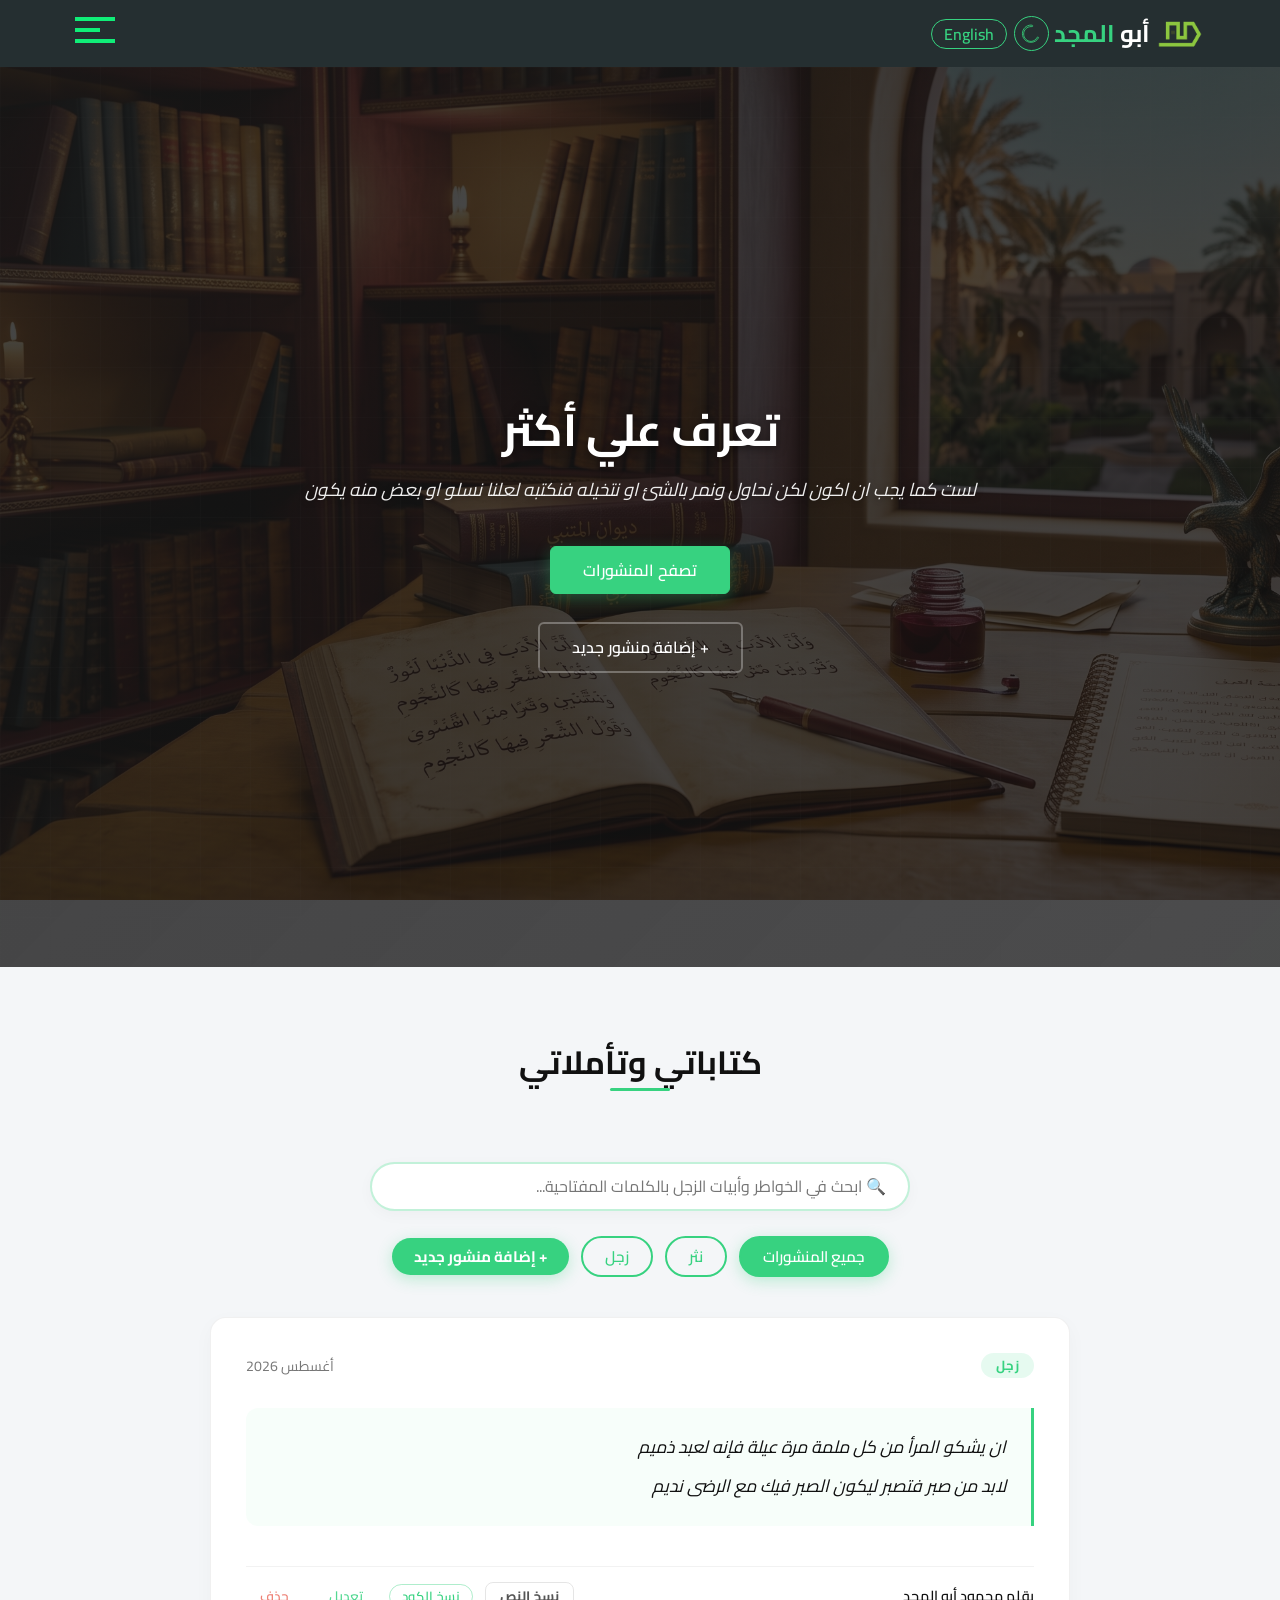
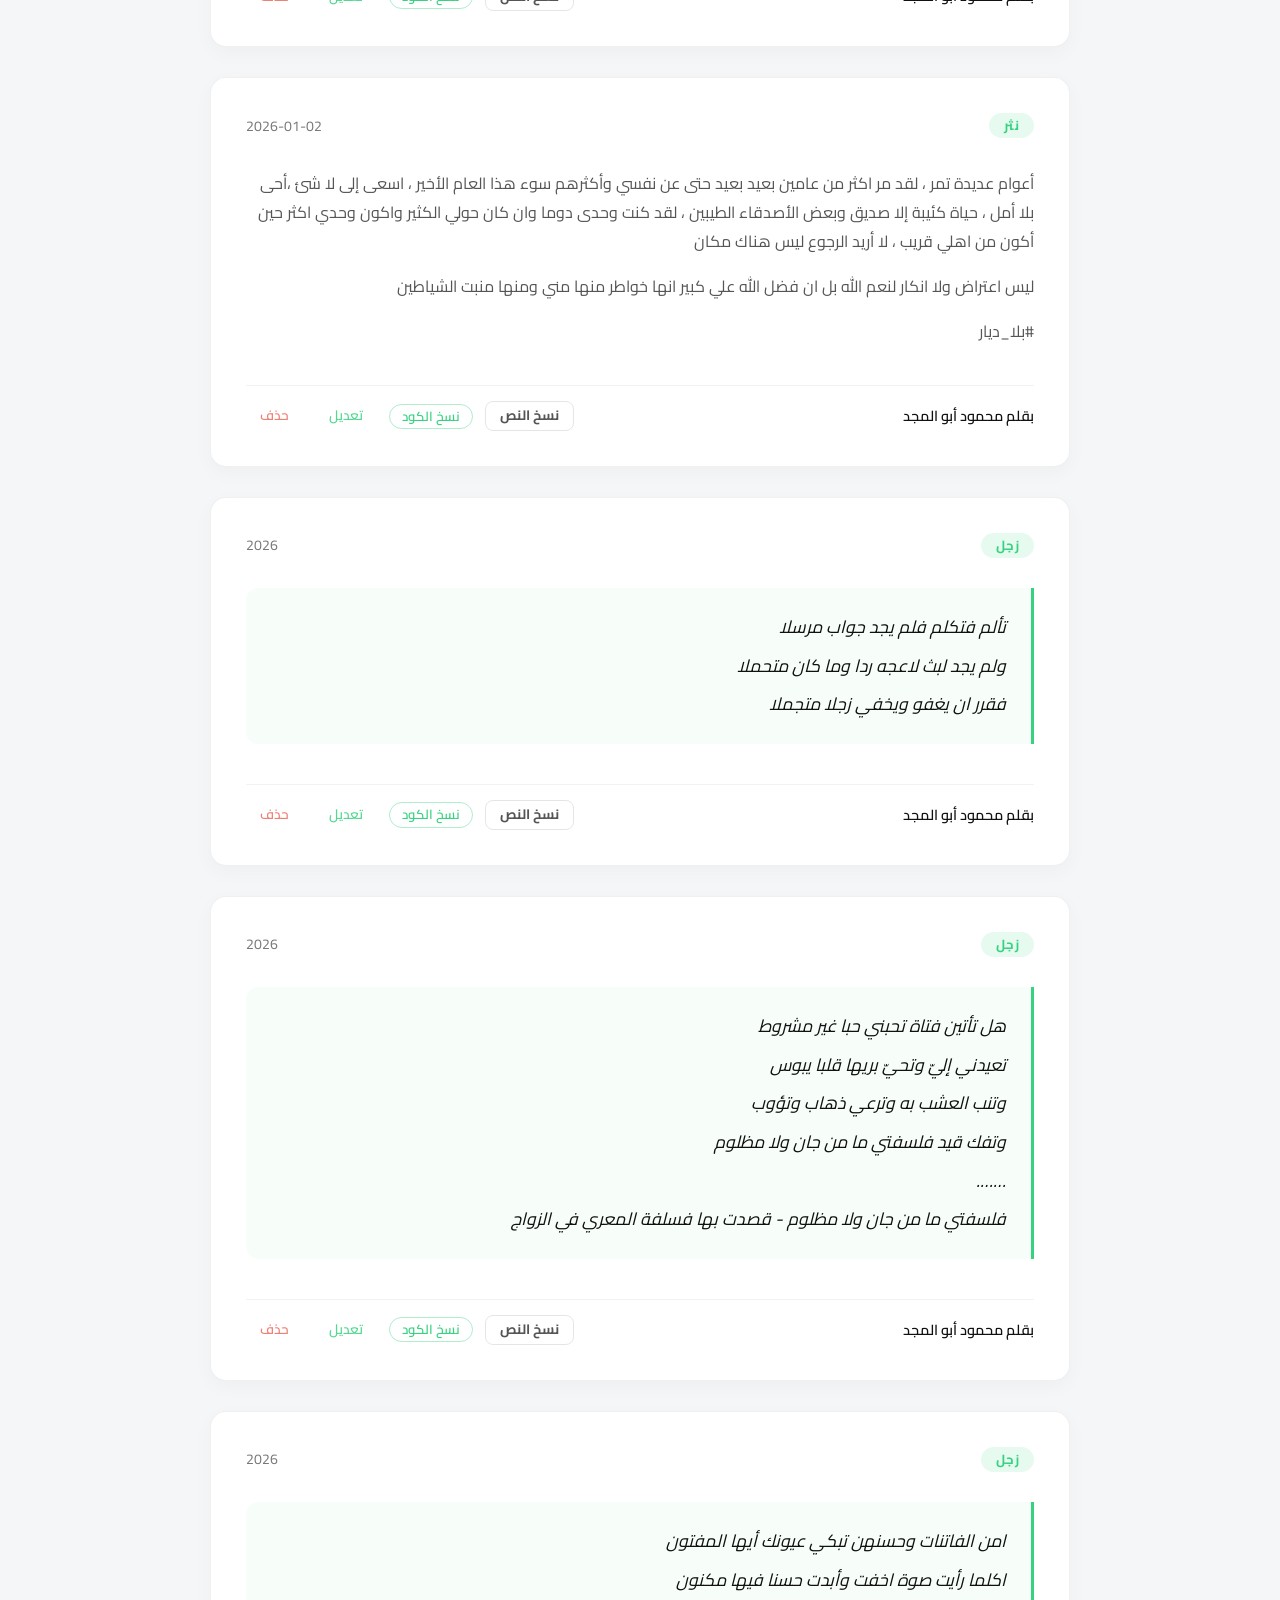
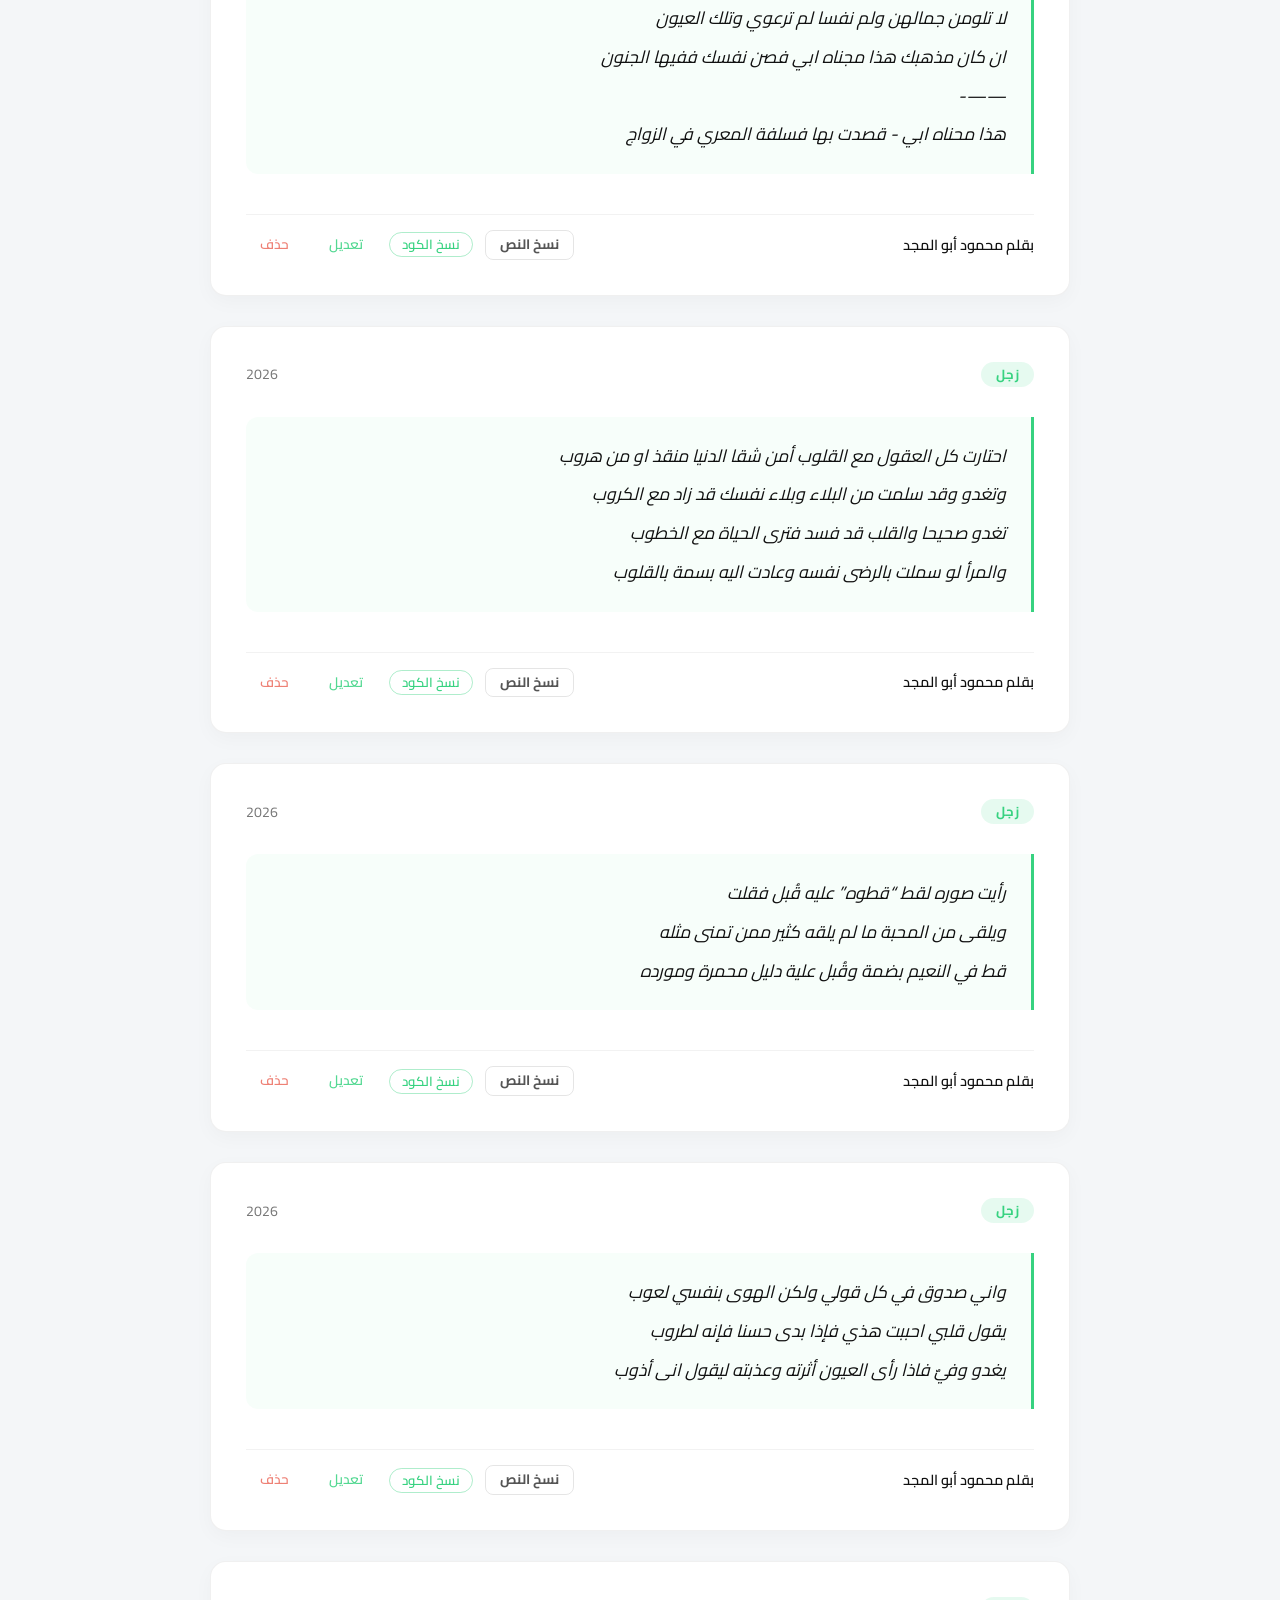
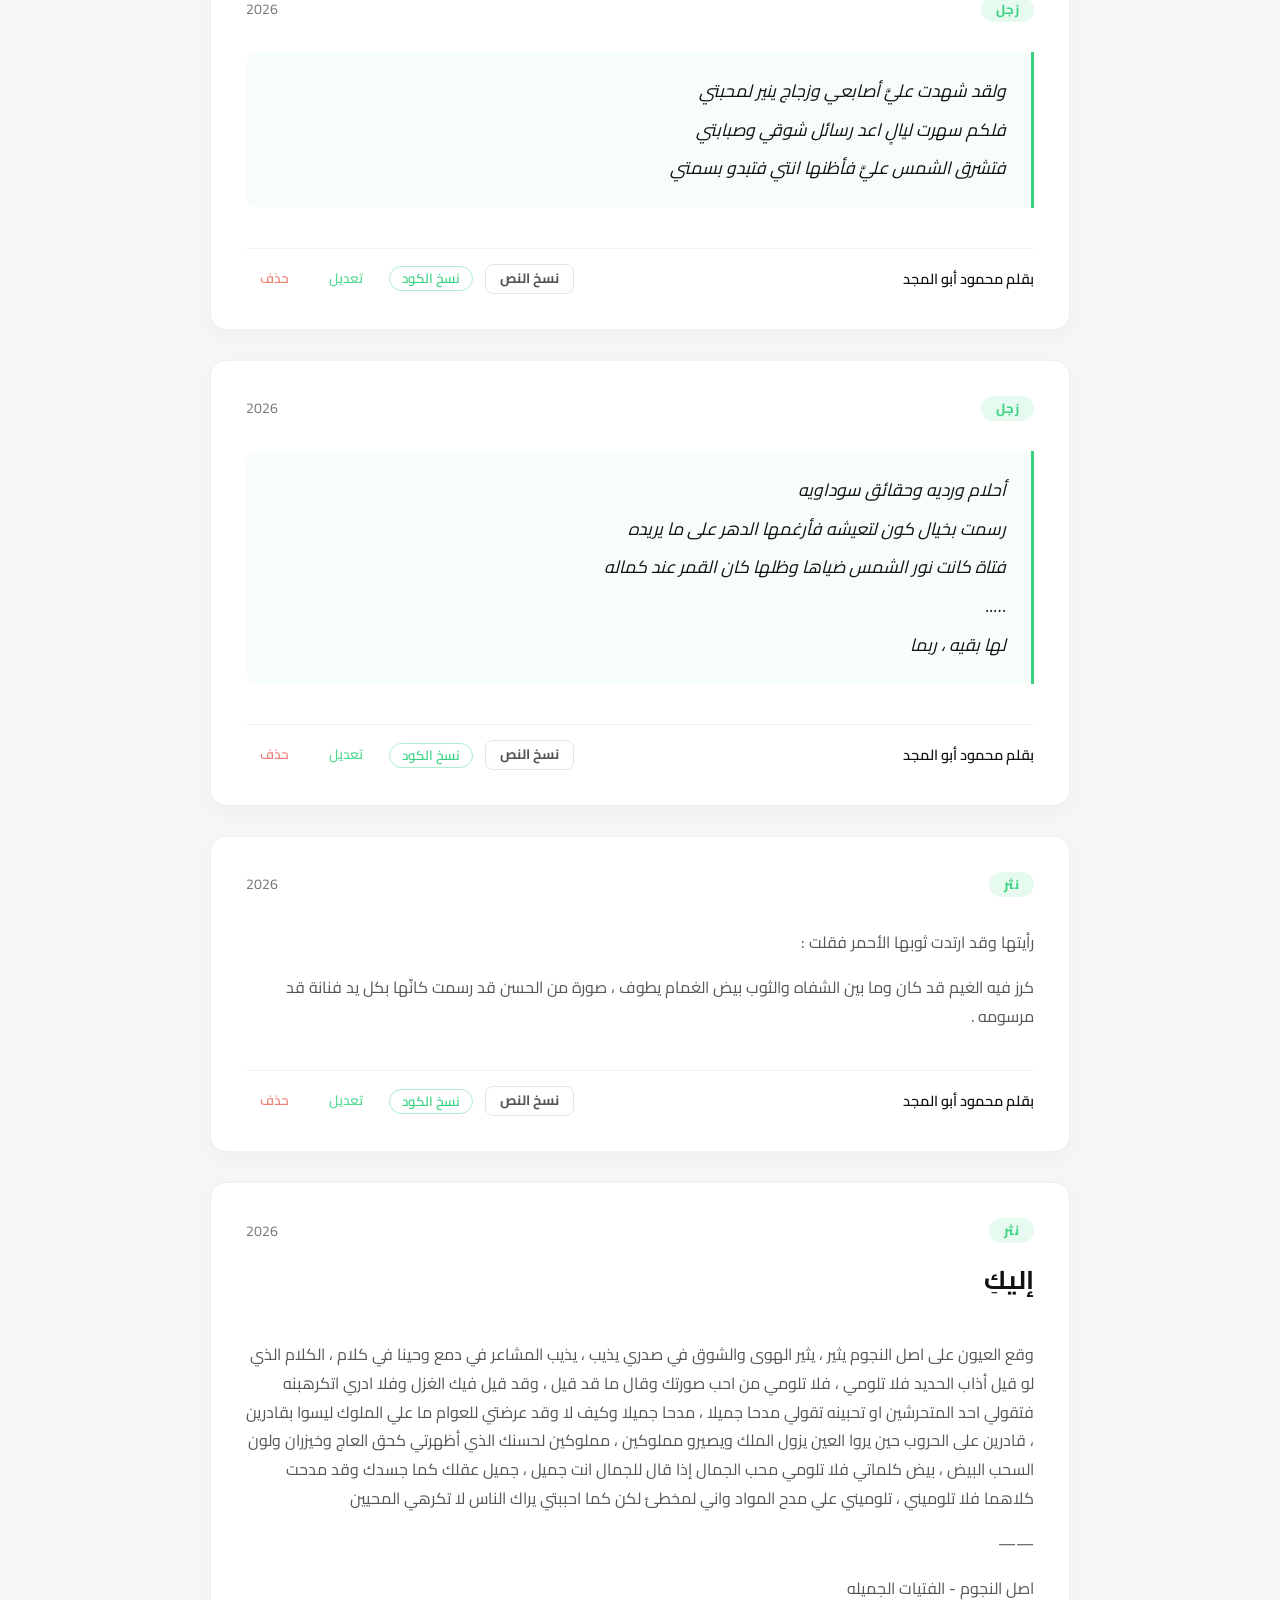
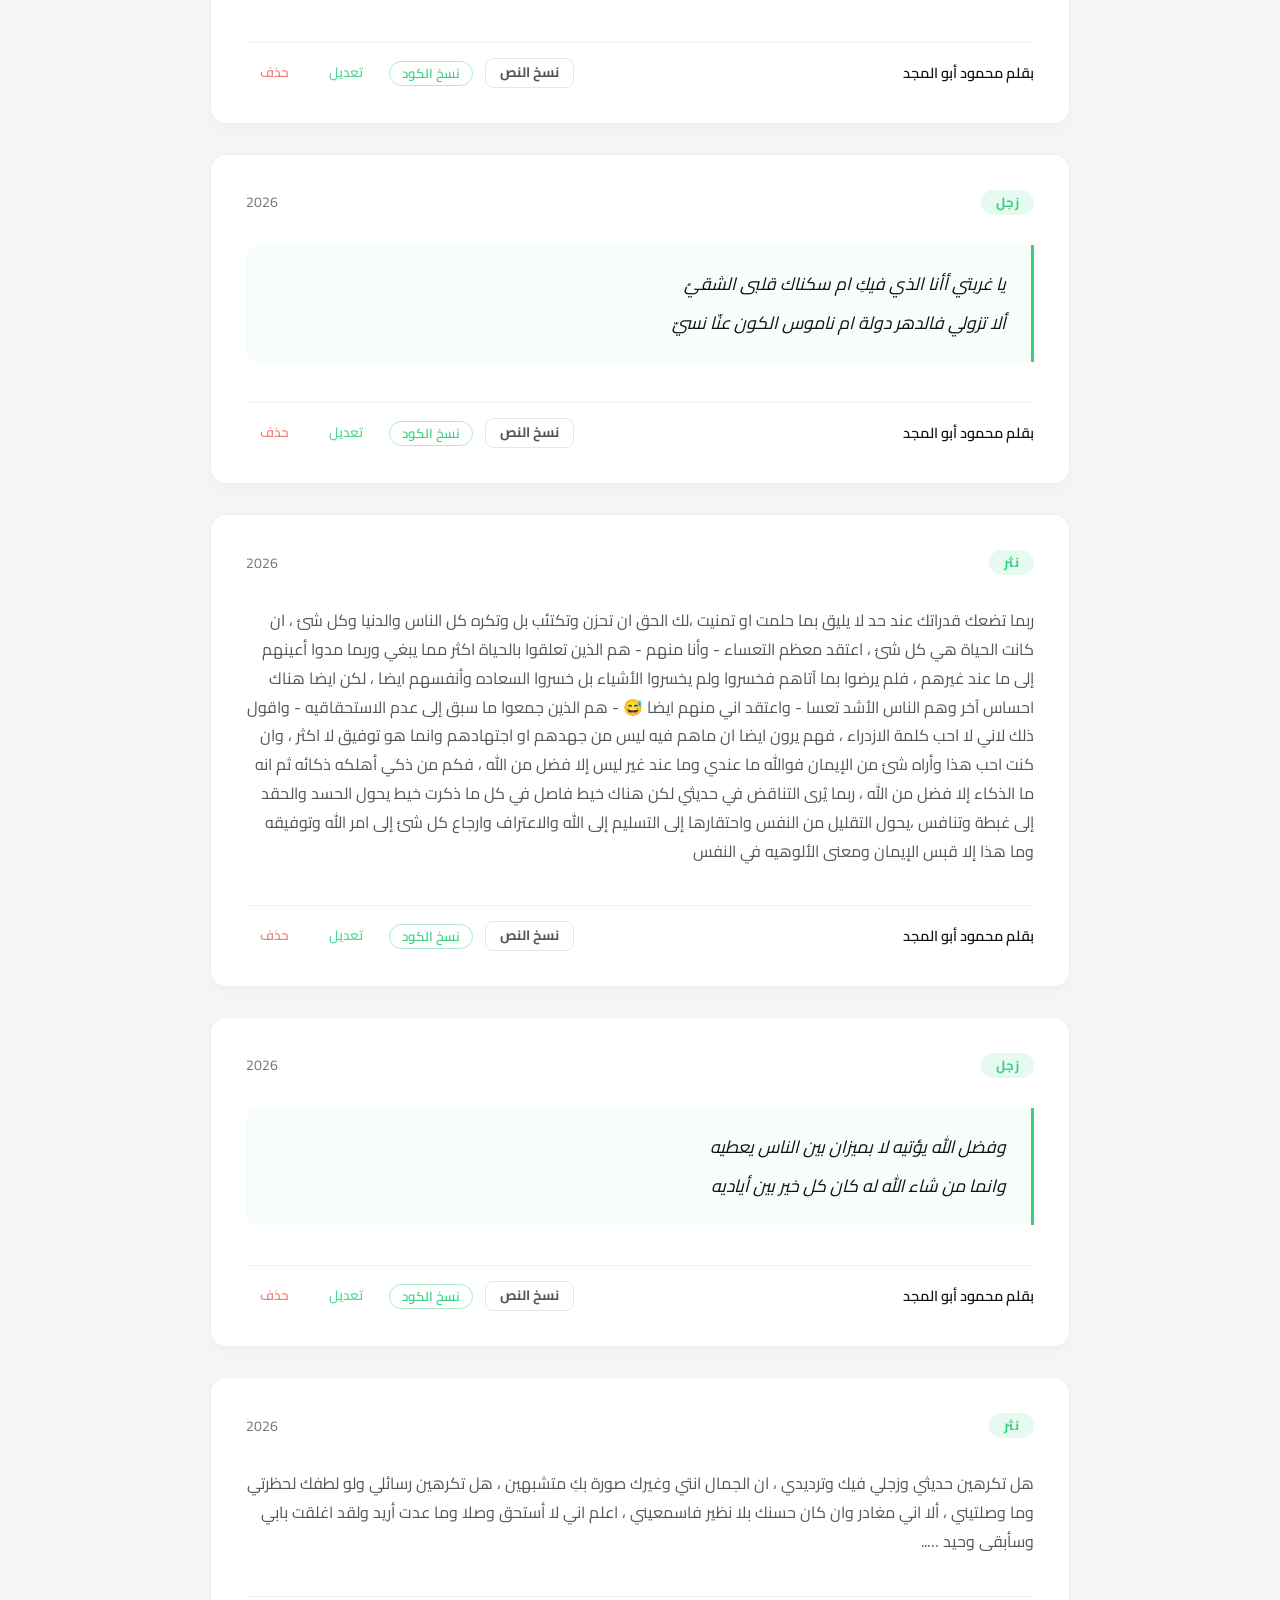
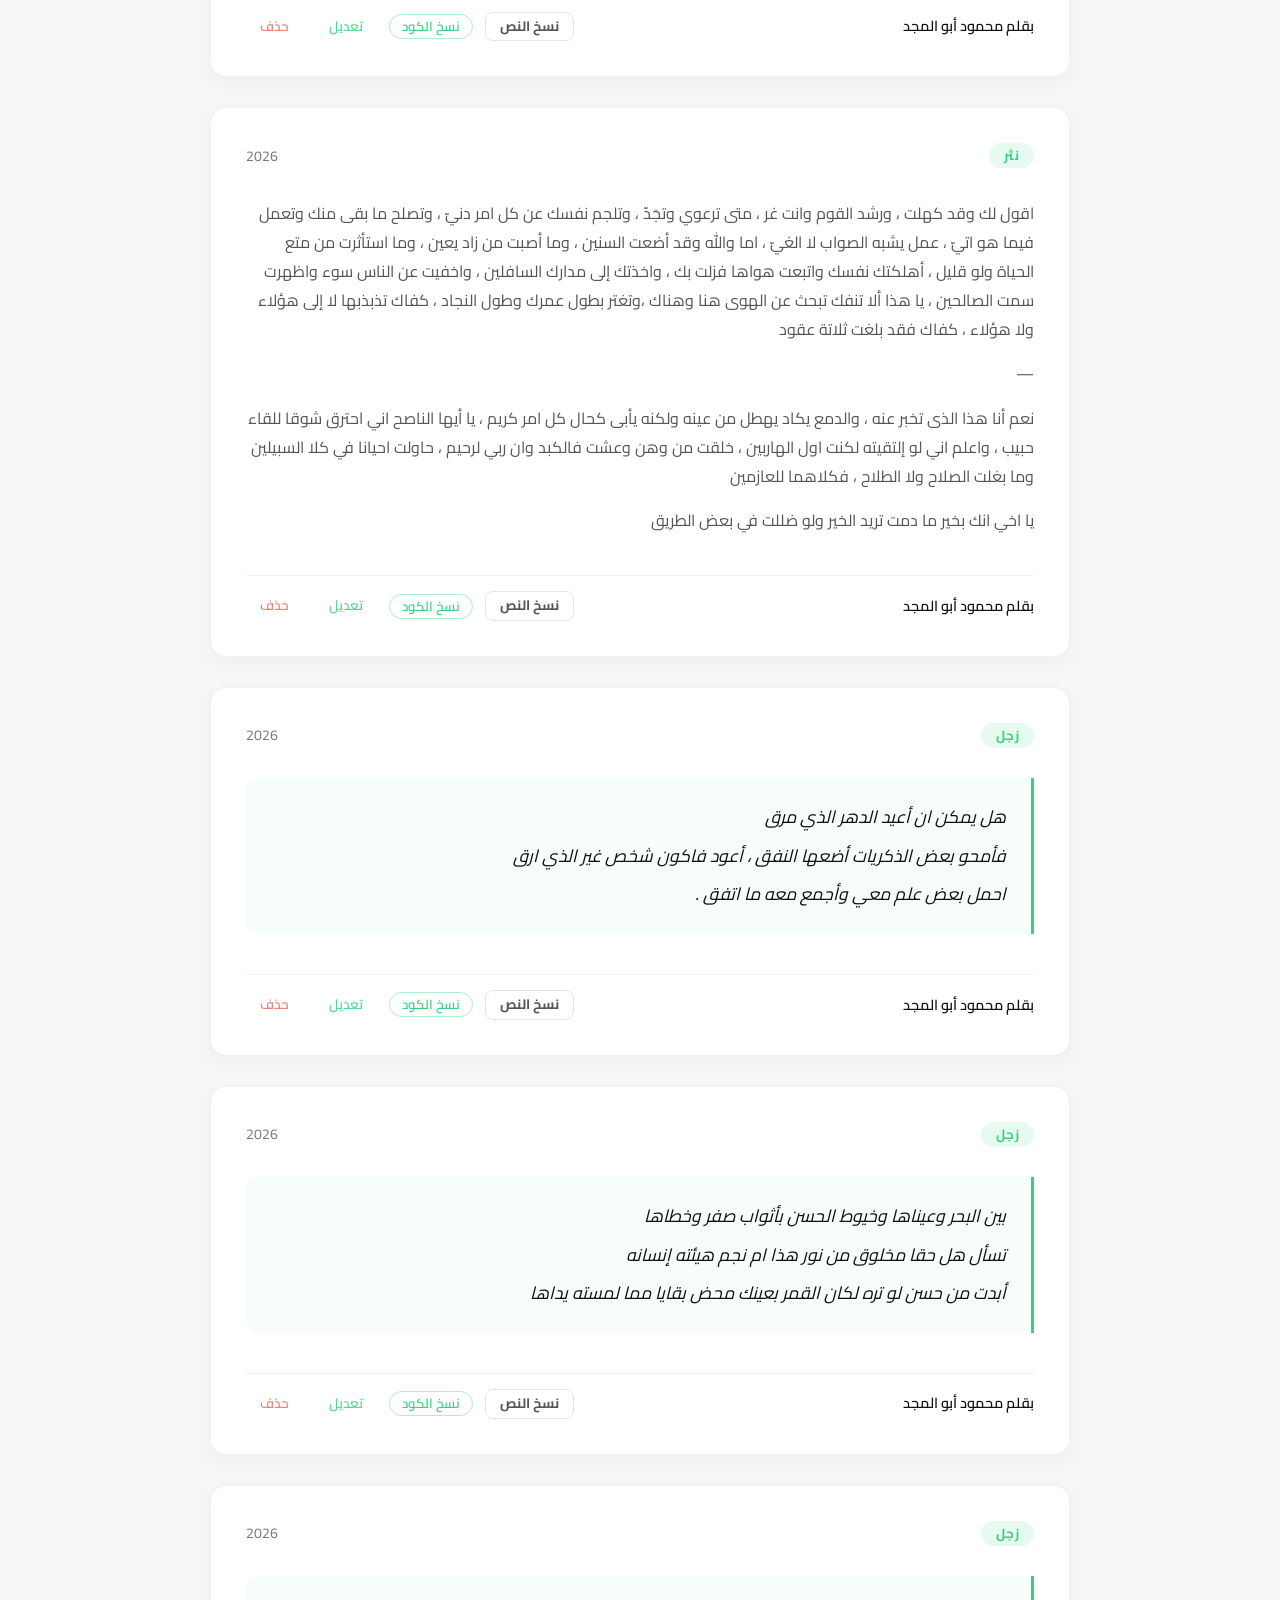
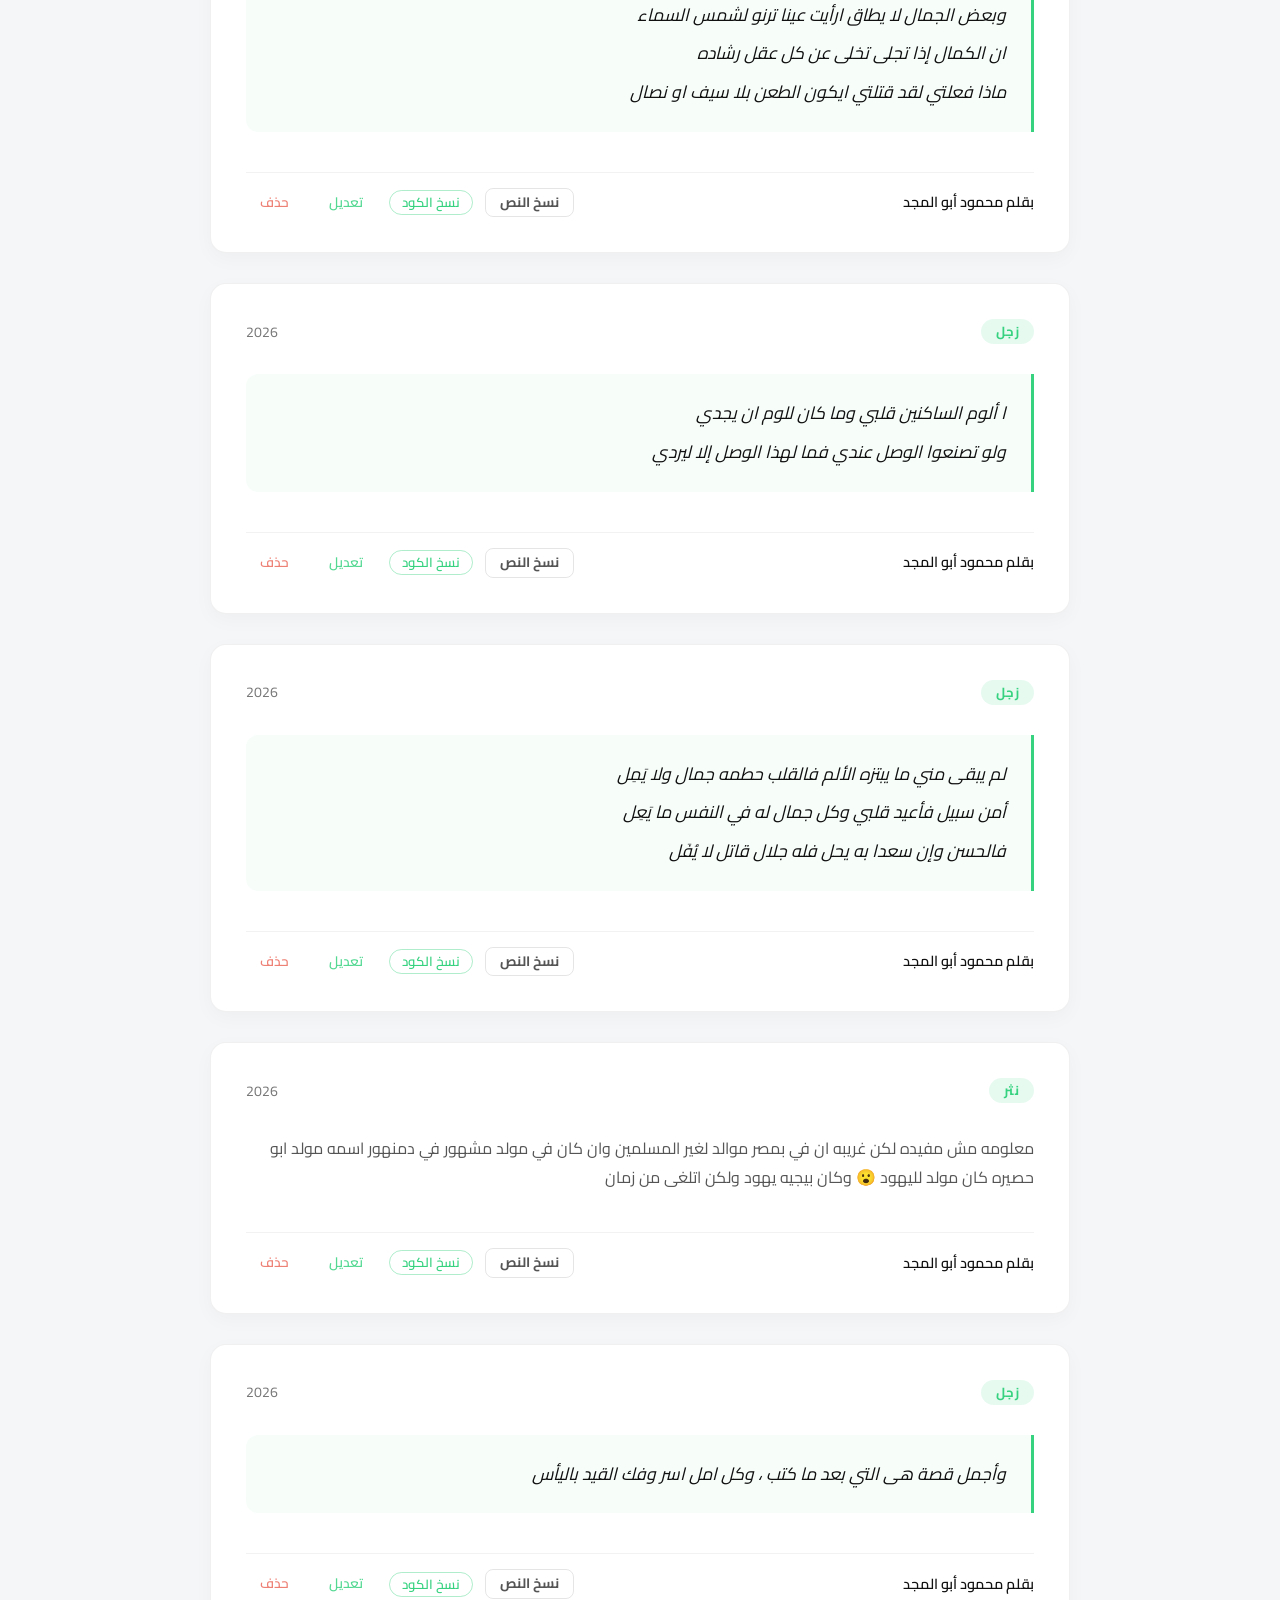
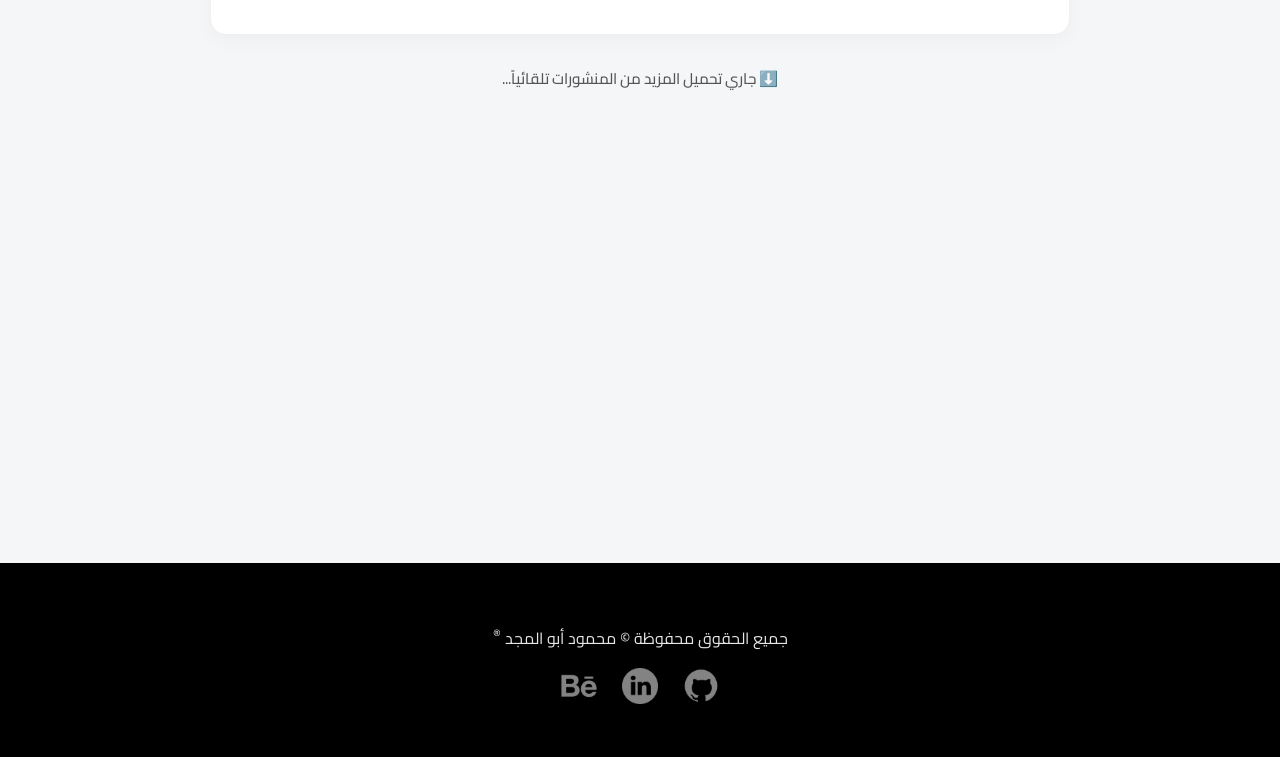
<file: know-me-more-ar.html>
<!DOCTYPE html>
<html lang="ar" dir="rtl">

<head>
    <meta charset="UTF-8">
    <meta name="viewport" content="width=device-width, initial-scale=1.0">
    <title>تعرف علي أكثر | محمود أبو المجد</title>
    <meta name="description" content="اكتشف منشورات النثر والزجل لمحمود أبو المجد في خلاصة منشورات واحدة.">

    <link rel="stylesheet" href="css/normlize.css">
    <link rel="stylesheet" href="css/style.css">
    <link rel="stylesheet" href="css/responsive.css">
    <link rel="stylesheet" href="css/dark-mode.css">
    <link rel="preconnect" href="https://fonts.gstatic.com">
    <link href="https://fonts.googleapis.com/css2?family=Work+Sans:wght@200;300;400;500;600;700;800;900&display=swap"
        rel="stylesheet">
    <link rel="preconnect" href="https://fonts.googleapis.com">
    <link rel="preconnect" href="https://fonts.gstatic.com" crossorigin>
    <link href="https://fonts.googleapis.com/css2?family=Cairo:wght@200..1000&display=swap" rel="stylesheet">
    <link rel="icon" href="img/LODO01.ico" type="image/x-icon">
    <meta property="og:type" content="website">
    <meta property="og:title" content="محمود أبو المجد | معرض أعمال GIS والتخطيط العمراني">
    <meta property="og:url" content="https://aboelmagd1.github.io/Personal-Website/">
    <meta property="og:description"
        content="استكشف معرض أعمال محمود أبو المجد في نظم المعلومات الجغرافية، التخطيط العمراني، والتصميم المعماري.">
    <meta property="og:image" content="https://lh3.googleusercontent.com/d/1JpFZgikKmfVuJiFbmFKC_5ySjVj7Y8e1">
    <meta property="twitter:card" content="summary_large_image">
    <meta property="twitter:image" content="https://lh3.googleusercontent.com/d/1qvQR4ukomlu9GnrbdYnbmPL4as1jDrlH">
    <link rel="icon" href="img/LODO01.ico" type="image/x-icon">
</head>

<body>
    <!-- Header / Navigation -->
    <nav class="header">
        <div class="nav">
            <div class="container">
                <div class="first">
                    <a href="index-ar.html"
                        style="display:flex; align-items:center; text-decoration:none; color:inherit;">
                        <img src="img/LODO01.png" alt="aboelmagd" loading="lazy">
                        <h2> أبو <span>المجد</span> </h2>
                    </a>
                </div>
                <div class="secand">
                    <div class="icon">
                        <span></span>
                        <span></span>
                        <span></span>
                    </div>
                    <ul>
                        <li><a href="index-ar.html">الرئيسية</a></li>
                        <li><a href="index-ar.html#about1">عنّي</a></li>
                        <li class="act"><a class="act" href="know-me-more-ar.html">تعرف علي أكثر</a></li>
                        <li><a href="index-ar.html#portfolio1">الأعمال</a></li>
                        <li><a href="index-ar.html#contact-me1">تواصل معي</a></li>
                        <li><a href="know-me-more.html" class="lang-switcher-btn"> English</a></li>
                    </ul>
                </div>
            </div>
        </div>

        <!-- Hero Section -->
        <div class="hero-cover know-me-more-hero" style="direction: rtl;">
            <div class="ambient-grid"></div>
            <div class="hero-overlay"></div>
            <div class="container hero-content page-hero">
                <h1 class="hero-headline">تعرف علي أكثر</h1>
                <p class="hero-tagline" style="margin-top: 15px;">
                    لست كما يجب ان اكون لكن نحاول ونمر بالشئ او نتخيله فنكتبه لعلنا نسلو او بعض منه يكون
                </p>
                <div class="hero-actions" style="margin-top: 25px;">
                    <a href="#posts-feed" class="btn btn-primary">تصفح المنشورات</a>
                    <button class="btn btn-secondary" id="openAddPostBtn">+ إضافة منشور جديد</button>
                </div>
            </div>
        </div>
    </nav>

    <!-- My Writings Section with 2 Classification Buttons: نثر & زجل -->
    <section class="writings-section reveal" id="posts-feed">
        <div class="container">
            <div class="section-header">
                <h2>كتاباتي وتأملاتي</h2>
            </div>

            <!-- Search Input Container -->
            <div class="writings-search-container">
                <input type="text" id="writingsSearchInput" class="writings-search-input"
                    placeholder="🔍 ابحث في الخواطر وأبيات الزجل بالكلمات المفتاحية..." />
            </div>

            <!-- Category Filter Buttons: الكل، نثر، زجل -->
            <div class="writings-filter-bar">
                <button class="writings-filter-btn active" data-filter="all">جميع المنشورات</button>
                <button class="writings-filter-btn" data-filter="prose">نثر</button>
                <button class="writings-filter-btn" data-filter="zajal">زجل</button>
                <button class="btn-add-post" id="openAddPostBtnNav">+ إضافة منشور جديد</button>
            </div>

            <!-- Posts Stream Feed -->
            <div class="posts-feed">
                <p class="loading-posts-text" style="text-align: center; padding: 40px; color: #888;">جاري تحميل
                    المنشورات...</p>
            </div>

            <!-- Load More Container -->
            <div class="load-more-container" id="loadMoreContainer"
                style="text-align: center; margin-top: 35px; display: none;">
                <button id="loadMoreBtn" class="btn-load-more">تحميل المزيد من المنشورات</button>
            </div>
        </div>
    </section>

    <!-- Favourite Quote Section -->
    <section class="quote-section reveal" id="quote">
        <div class="container">
            <div class="quote-box">
                <div class="quote-icon">
                    <svg xmlns="http://www.w3.org/2000/svg" width="40" height="40" viewBox="0 0 24 24"
                        fill="currentColor">
                        <path
                            d="M14.017 21v-7.391c0-5.704 3.731-9.57 8.983-10.609l.995 2.151c-2.432.917-3.995 3.638-3.995 5.849h4v10h-9.983zm-14.017 0v-7.391c0-5.704 3.748-9.57 9-10.609l.996 2.151c-2.433.917-3.996 3.638-3.996 5.849h3.983v10h-9.983z" />
                    </svg>
                </div>
                <blockquote>
                    "ان الادب يرفع معاني النفس ويخبرها برزائلها لتمحوها"
                </blockquote>
                <div class="quote-author">— محمود أبو المجد</div>
            </div>
        </div>
    </section>

    <!-- Add New Post Modal Form -->
    <div class="add-post-modal" id="addPostModal">
        <div class="add-post-card">
            <button class="writing-modal-close" id="closeAddPostBtn">&times;</button>
            <h3>+ إضافة منشور جديد</h3>
            <form class="add-post-form" id="addPostForm">
                <div>
                    <label for="postCategory">التصنيف</label>
                    <select id="postCategory" required>
                        <option value="prose">نثر</option>
                        <option value="zajal">زجل</option>
                    </select>
                </div>
                <div>
                    <label for="postTitleInput">العنوان (اختياري)</label>
                    <input type="text" id="postTitleInput" placeholder="أدخل عنوان المنشور (اختياري)...">
                </div>
                <div>
                    <label for="postDateInput">التاريخ</label>
                    <input type="text" id="postDateInput" placeholder="مثال: 2026">
                </div>
                <div>
                    <label for="postContentInput">المحتوى</label>
                    <textarea id="postContentInput"
                        placeholder="اكتب محتوى المنشور هنا... (بالنسبة للزجل، اضغط Enter بين كل بيت شعر والآخر)"
                        required></textarea>
                </div>
                <button type="submit">نشر المنشور</button>
            </form>
        </div>
    </div>

    <!-- Footer -->
    <div class="footer">
        <div class="container">
            <p>جميع الحقوق محفوظة © محمود أبو المجد <sup>&reg;</sup></p>

            <div class="footer-social">
                <ul>
                    <li>
                        <a href="https://github.com/aboelmagd1" target="_blank">
                            <img src="img/github.png" alt="github" loading="lazy">
                        </a>
                    </li>
                    <li>
                        <a href="https://www.linkedin.com/in/mahmoud-aboelmagd/" target="_blank">
                            <img src="img/linkedin.png" alt="linkedin" loading="lazy">
                        </a>
                    </li>
                    <li>
                        <a href="https://www.behance.net/mahmoudaboelmagd" target="_blank">
                            <img src="img/behance.png" alt="Behance">
                        </a>
                    </li>
                </ul>
            </div>
        </div>
    </div>

    <script src="js/main.js"></script>
    <script src="js/all_posts_data.js"></script>
    <script src="js/writings.js"></script>
</body>

</html>
</file>
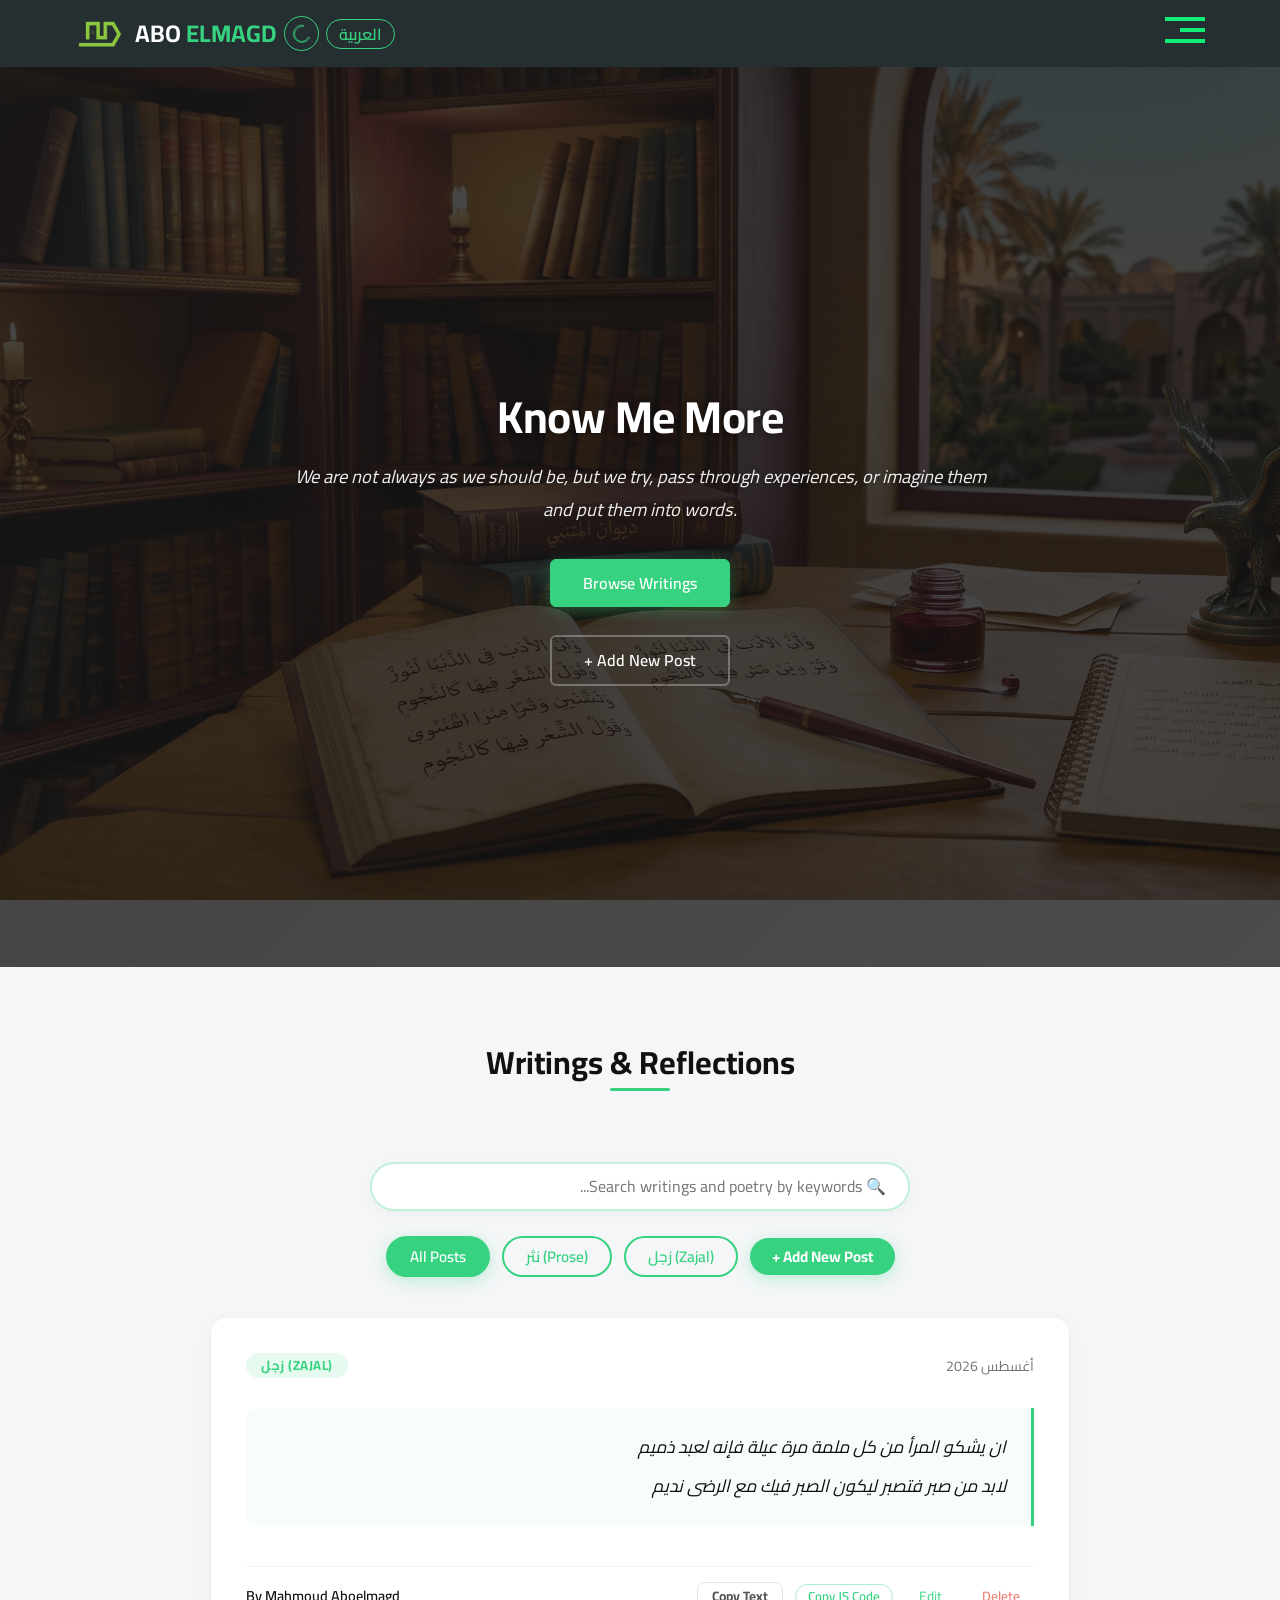
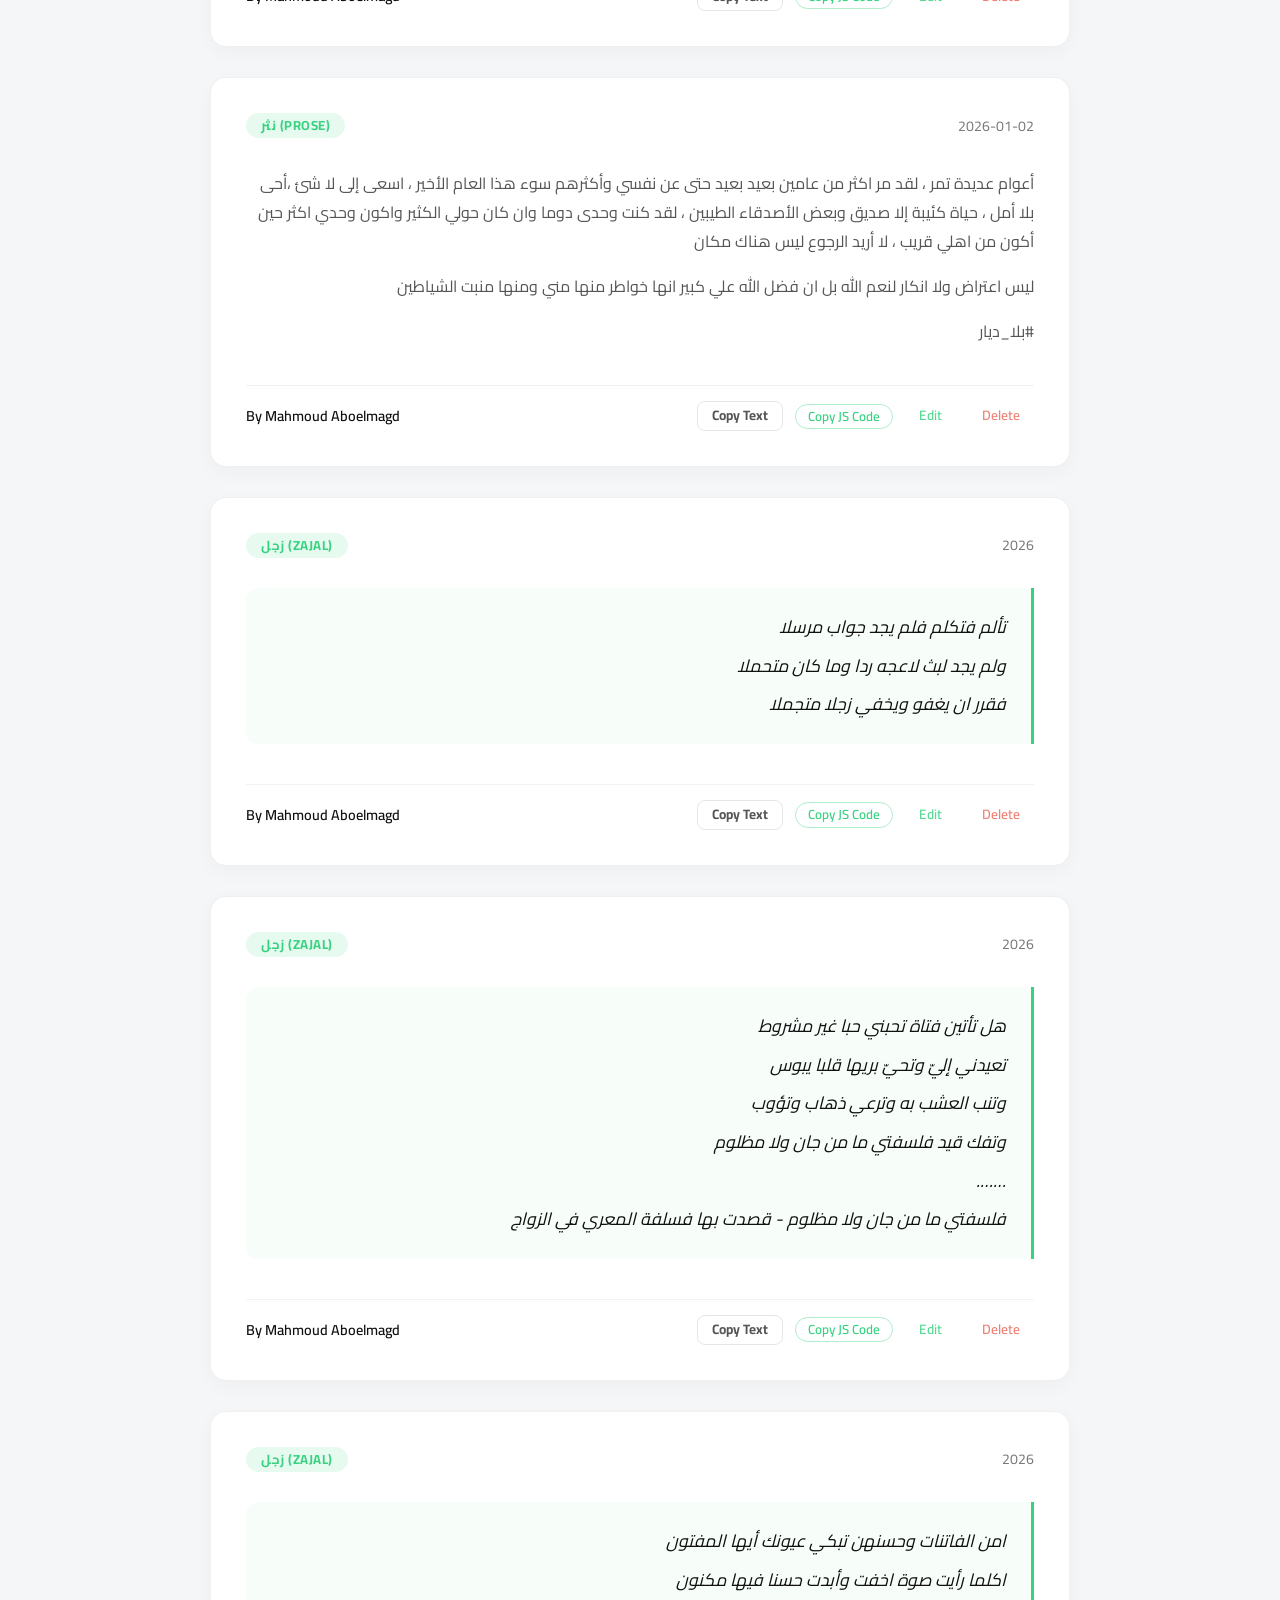
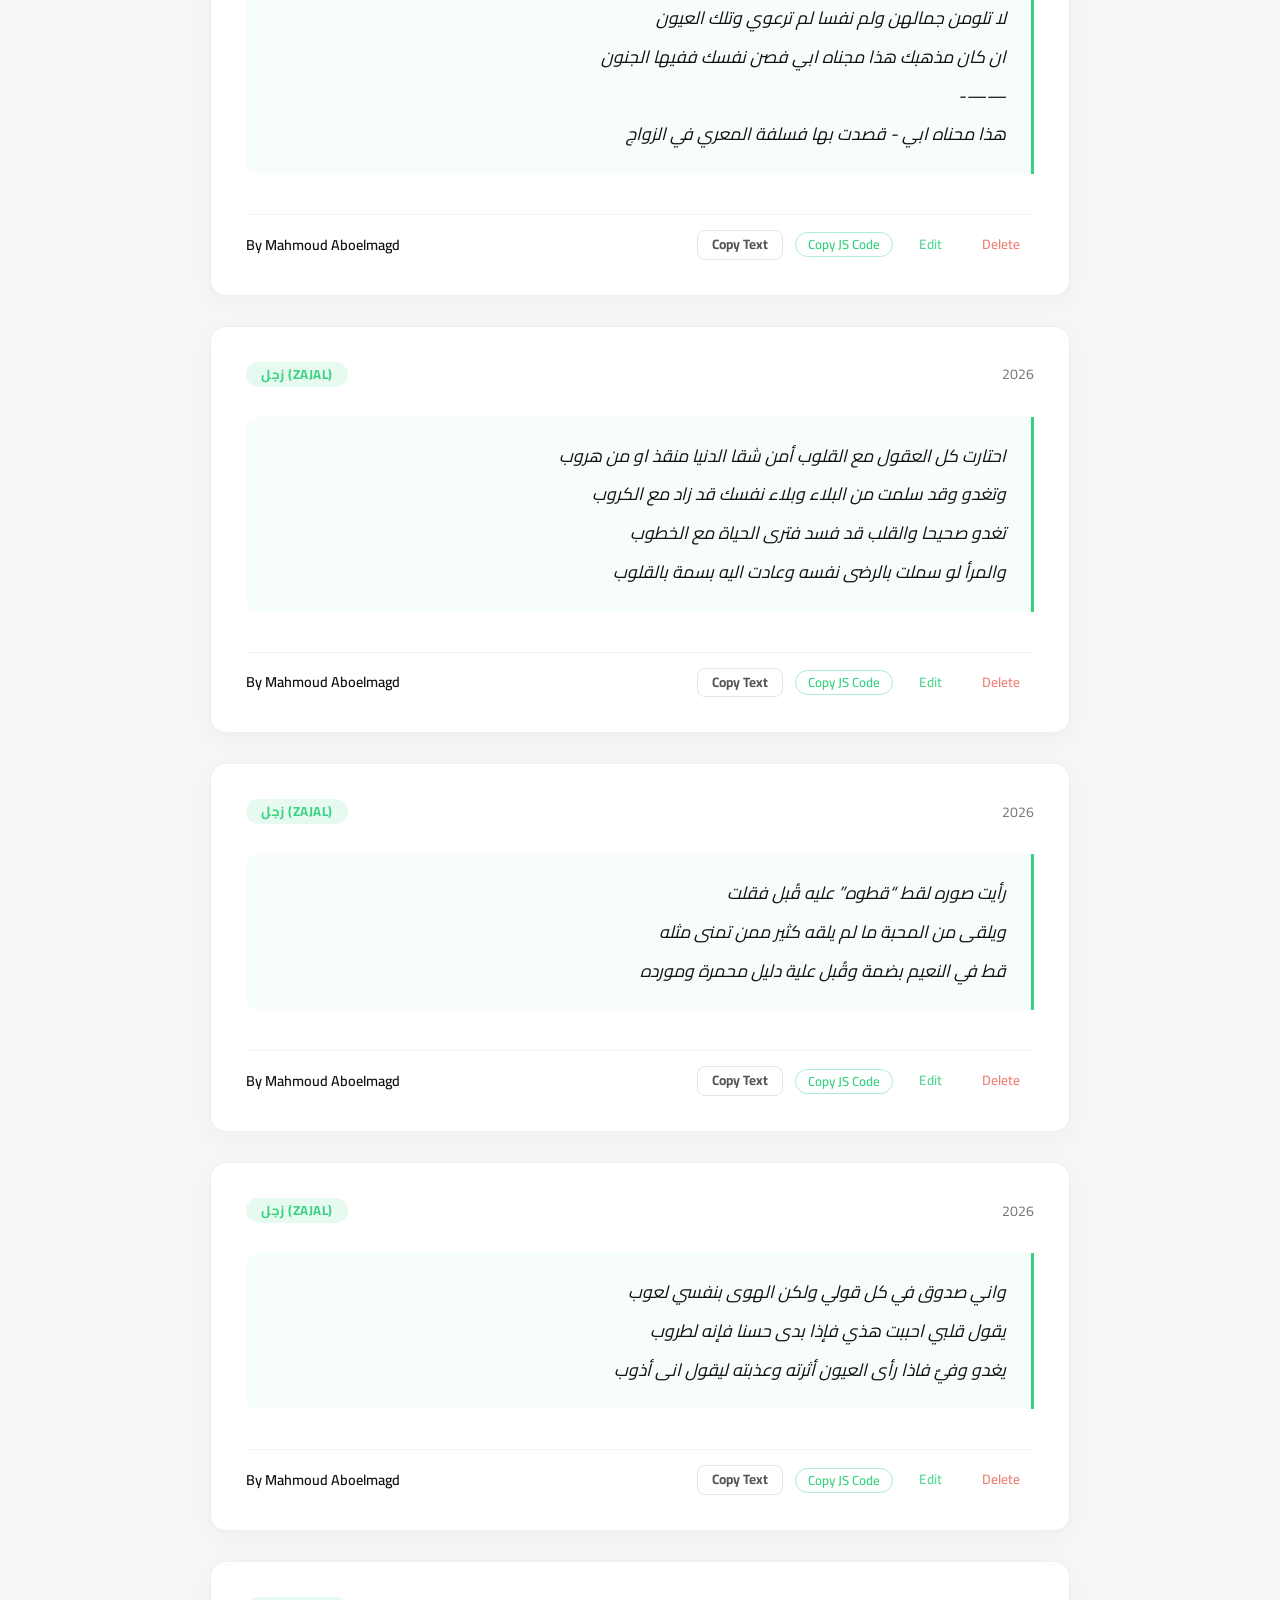
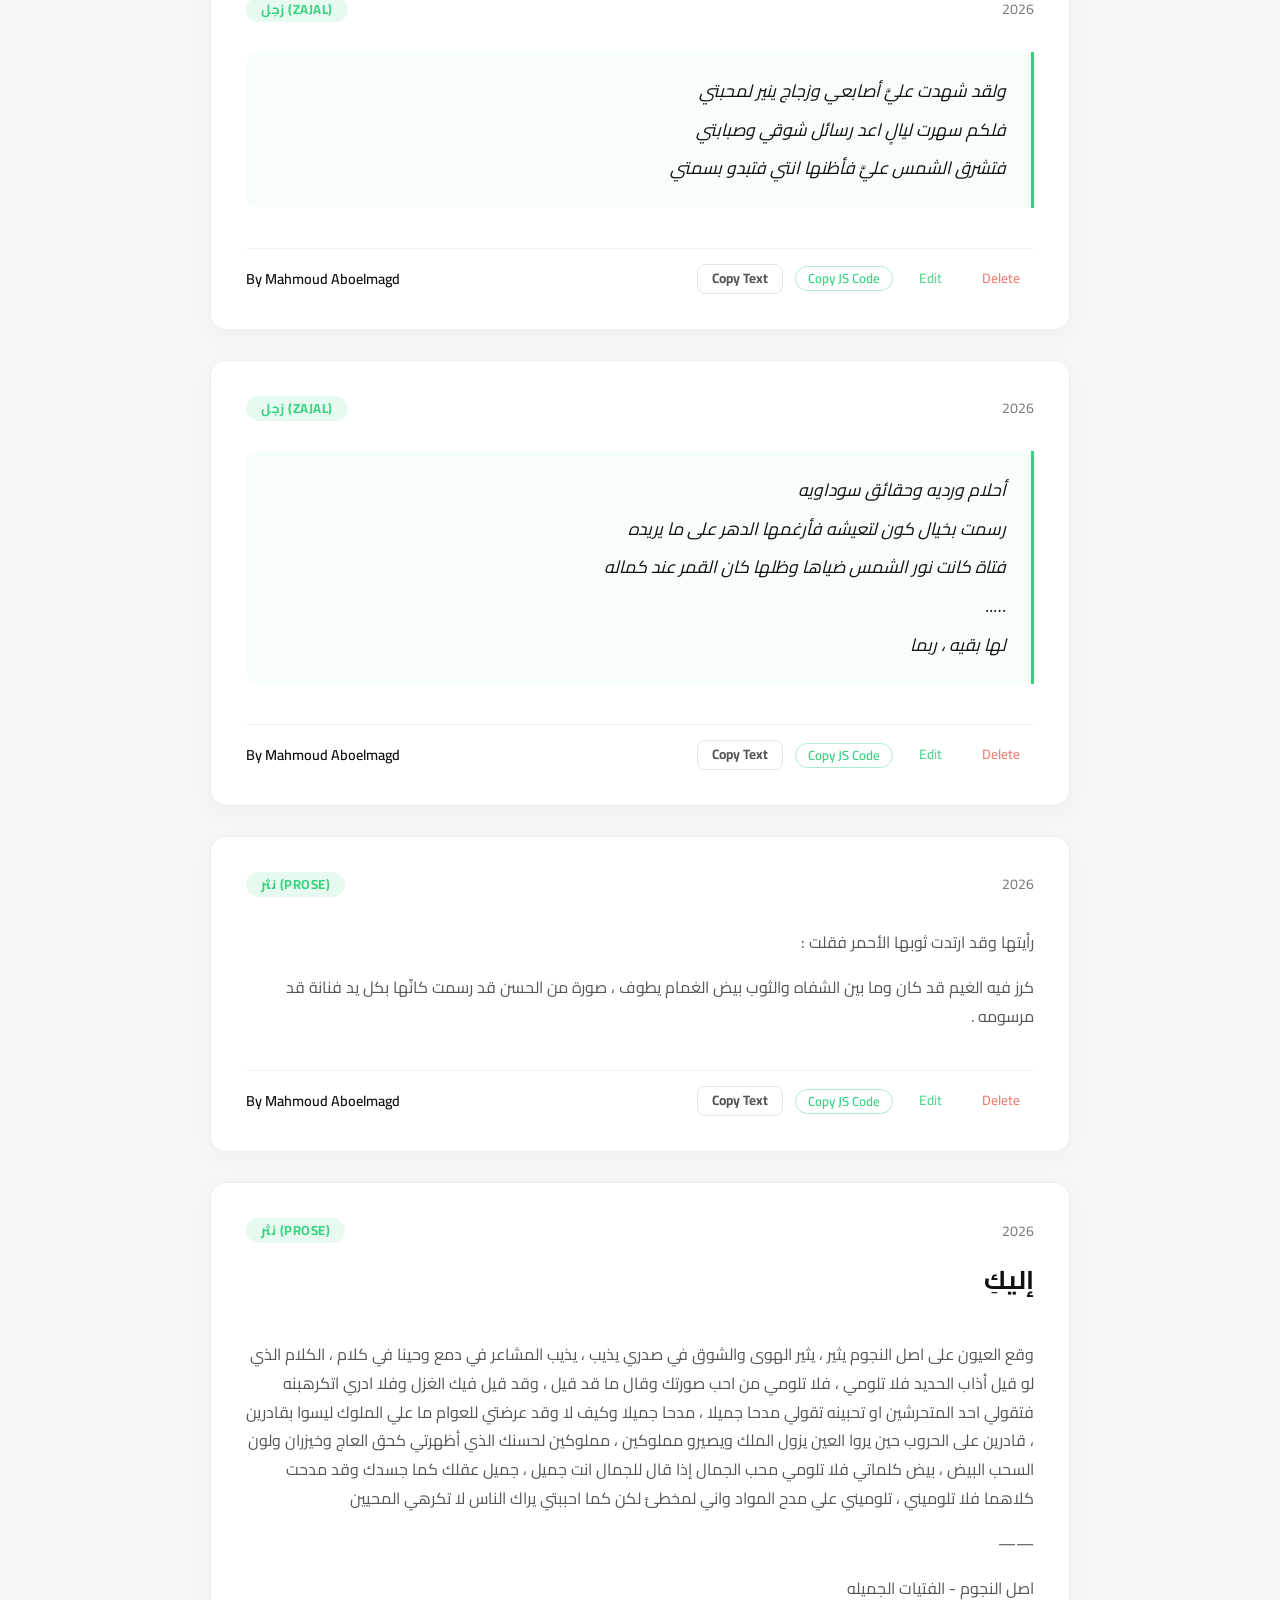
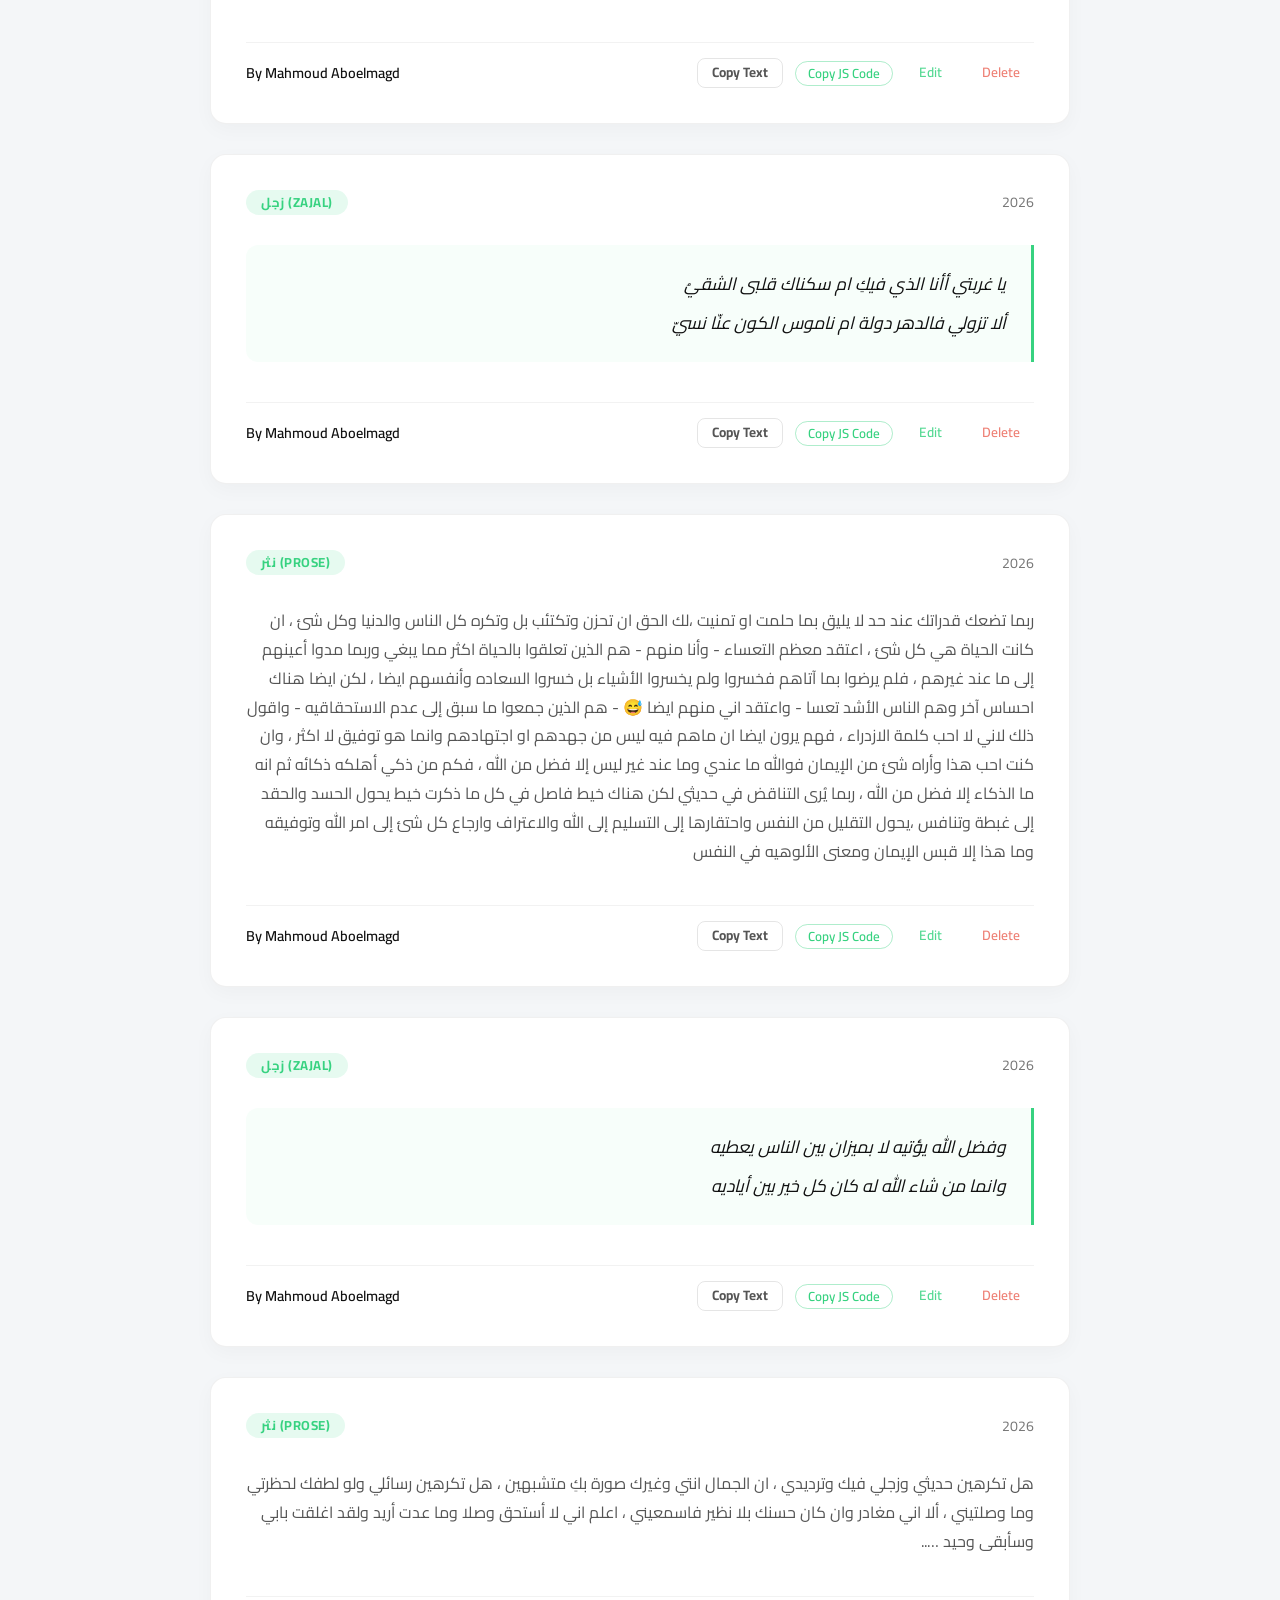
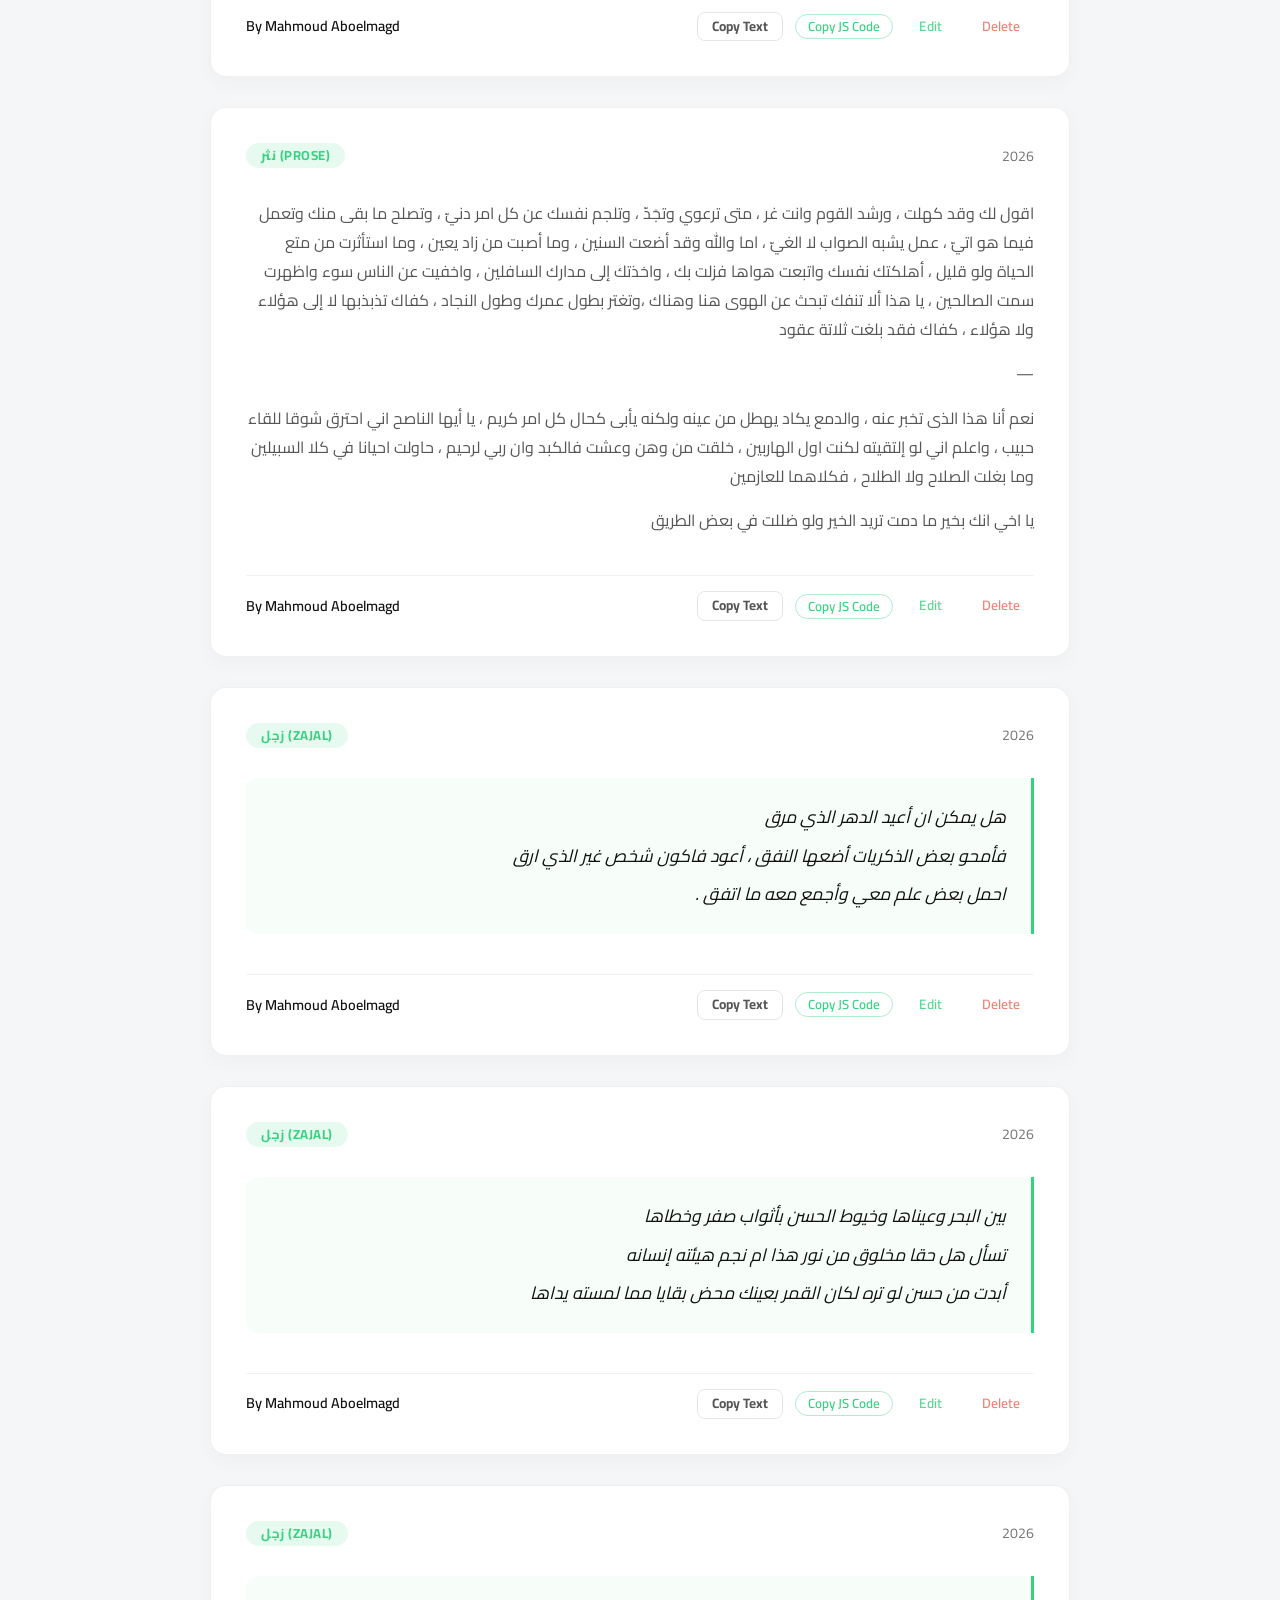
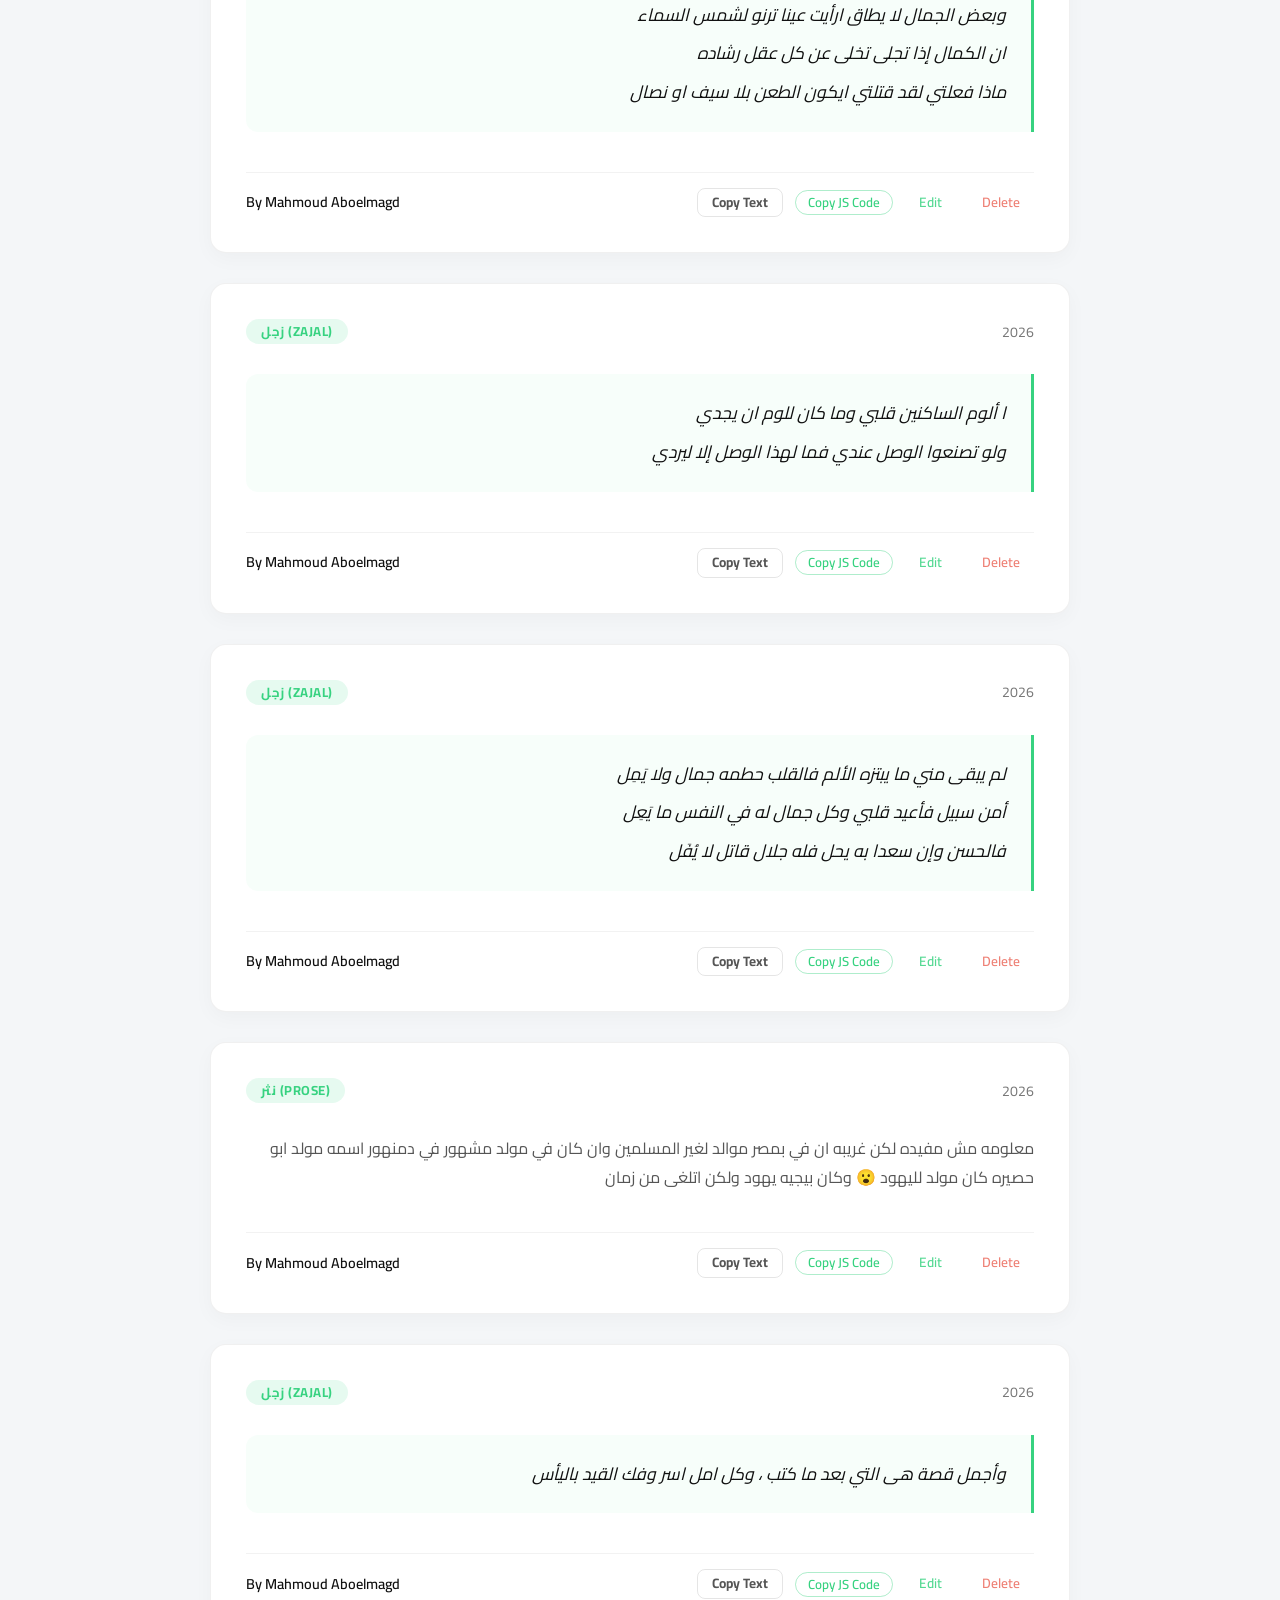
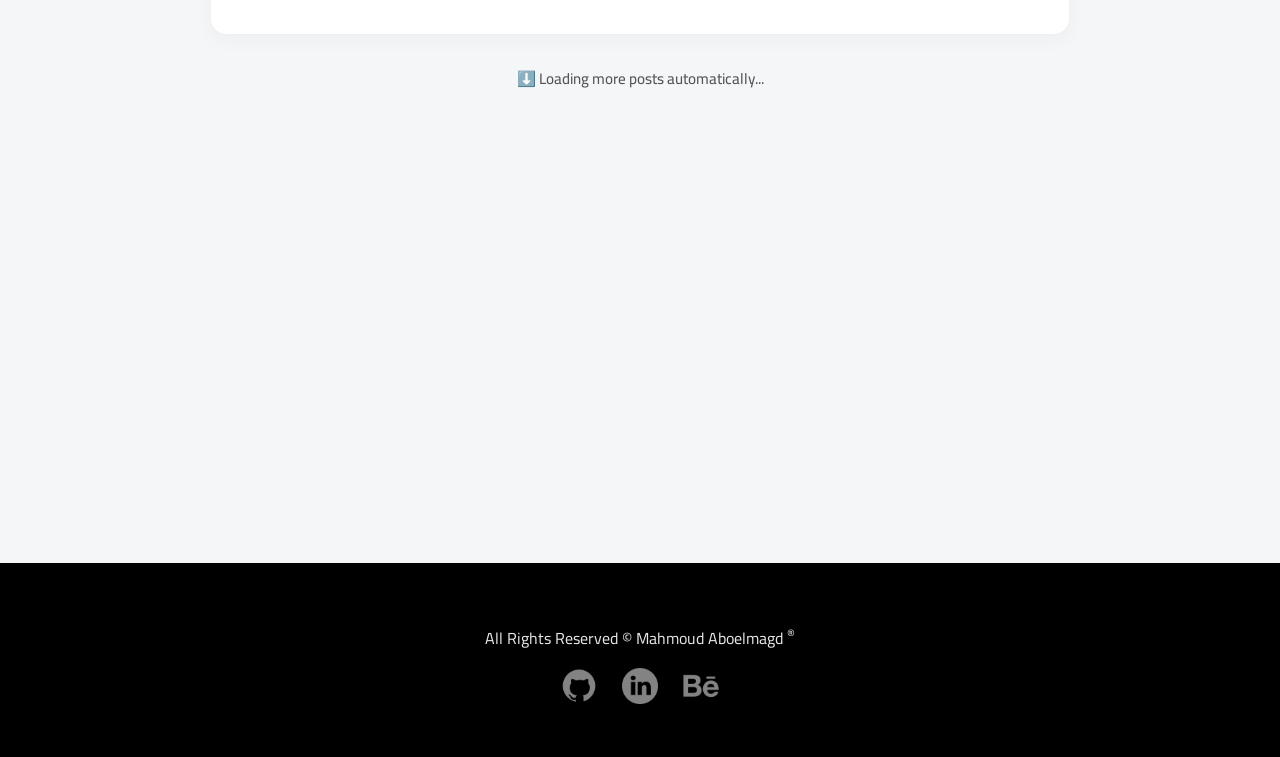
<file: know-me-more.html>
<!DOCTYPE html>
<html lang="en">

<head>
    <meta charset="UTF-8">
    <meta name="viewport" content="width=device-width, initial-scale=1.0">
    <title>Know Me More | Mahmoud Aboelmagd</title>
    <meta name="description" content="Explore Mahmoud Aboelmagd's collection of poetry, prose, and writings.">

    <link rel="stylesheet" href="css/normlize.css">
    <link rel="stylesheet" href="css/style.css">
    <link rel="stylesheet" href="css/responsive.css">
    <link rel="stylesheet" href="css/dark-mode.css">
    <link rel="preconnect" href="https://fonts.gstatic.com">
    <link href="https://fonts.googleapis.com/css2?family=Work+Sans:wght@200;300;400;500;600;700;800;900&display=swap"
        rel="stylesheet">
    <link rel="preconnect" href="https://fonts.googleapis.com">
    <link rel="preconnect" href="https://fonts.gstatic.com" crossorigin>
    <link href="https://fonts.googleapis.com/css2?family=Cairo:wght@200..1000&display=swap" rel="stylesheet">
    <link rel="icon" href="img/LODO01.ico" type="image/x-icon">

    <!-- Open Graph / Facebook / WhatsApp -->
    <meta property="og:type" content="website">
    <meta property="og:title" content="Know Me More - Writings & Reflections | Mahmoud Aboelmagd">
    <meta property="og:url" content="https://aboelmagd1.github.io/Personal-Website/know-me-more.html">
    <meta property="og:description"
        content="Explore poetry, prose, and reflections by Mahmoud Aboelmagd (GIS Specialist & Urban Planner).">
    <meta property="og:image" content="https://lh3.googleusercontent.com/d/1JpFZgikKmfVuJiFbmFKC_5ySjVj7Y8e1">

    <!-- Twitter / X -->
    <meta property="twitter:card" content="summary_large_image">
    <meta property="twitter:title" content="Know Me More - Writings & Reflections | Mahmoud Aboelmagd">
    <meta property="twitter:description"
        content="Explore poetry, prose, and reflections by Mahmoud Aboelmagd (GIS Specialist & Urban Planner).">
    <meta property="twitter:image" content="https://lh3.googleusercontent.com/d/1qvQR4ukomlu9GnrbdYnbmPL4as1jDrlH">
</head>

<body>
    <!-- Header / Navigation -->
    <nav class="header">
        <div class="nav">
            <div class="container">
                <div class="first">
                    <a href="index.html" style="display:flex; align-items:center; text-decoration:none; color:inherit;">
                        <img src="img/LODO01.png" alt="aboelmagd" loading="lazy">
                        <h2> Abo <span>Elmagd</span> </h2>
                    </a>
                </div>
                <div class="secand">
                    <div class="icon">
                        <span></span>
                        <span></span>
                        <span></span>
                    </div>
                    <ul>
                        <li><a href="index.html">Home</a></li>
                        <li><a href="index.html#about1">About</a></li>
                        <li class="act"><a class="act" href="know-me-more.html">Know Me More</a></li>
                        <li><a href="index.html#portfolio1">Portfolio</a></li>
                        <li><a href="index.html#contact-me1">Contact</a></li>
                        <li><a href="know-me-more-ar.html" class="lang-switcher-btn"> العربية</a></li>
                    </ul>
                </div>
            </div>
        </div>

        <!-- Hero Section -->
        <div class="hero-cover know-me-more-hero">
            <div class="ambient-grid"></div>
            <div class="hero-overlay"></div>
            <div class="container hero-content page-hero">
                <h1 class="hero-headline">Know Me More</h1>
                <p class="hero-tagline" style="margin-top: 15px;">
                    We are not always as we should be, but we try, pass through experiences, or imagine them and put
                    them into words.
                </p>
                <div class="hero-actions" style="margin-top: 25px;">
                    <a href="#posts-feed" class="btn btn-primary">Browse Writings</a>
                    <button class="btn btn-secondary" id="openAddPostBtn">+ Add New Post</button>
                </div>
            </div>
        </div>
    </nav>

    <!-- My Writings Section -->
    <section class="writings-section reveal" id="posts-feed">
        <div class="container">
            <div class="section-header">
                <h2>Writings & Reflections</h2>
            </div>

            <!-- Search Input Container -->
            <div class="writings-search-container">
                <input type="text" id="writingsSearchInput" class="writings-search-input"
                    placeholder="🔍 Search writings and poetry by keywords..." />
            </div>

            <!-- Category Filter Buttons: All, Prose (نثر), Zajal (زجل) -->
            <div class="writings-filter-bar">
                <button class="writings-filter-btn active" data-filter="all">All Posts</button>
                <button class="writings-filter-btn" data-filter="prose">نثر (Prose)</button>
                <button class="writings-filter-btn" data-filter="zajal">زجل (Zajal)</button>
                <button class="btn-add-post" id="openAddPostBtnNav">+ Add New Post</button>
            </div>

            <!-- Posts Stream Feed -->
            <div class="posts-feed">
                <p class="loading-posts-text" style="text-align: center; padding: 40px; color: #888;">Loading posts...
                </p>
            </div>

            <!-- Load More Container -->
            <div class="load-more-container" id="loadMoreContainer"
                style="text-align: center; margin-top: 35px; display: none;">
                <button id="loadMoreBtn" class="btn-load-more">Load More Posts</button>
            </div>
        </div>
    </section>

    <!-- Favourite Quote Section -->
    <section class="quote-section reveal" id="quote">
        <div class="container">
            <div class="quote-box">
                <div class="quote-icon">
                    <svg xmlns="http://www.w3.org/2000/svg" width="40" height="40" viewBox="0 0 24 24"
                        fill="currentColor">
                        <path
                            d="M14.017 21v-7.391c0-5.704 3.731-9.57 8.983-10.609l.995 2.151c-2.432.917-3.995 3.638-3.995 5.849h4v10h-9.983zm-14.017 0v-7.391c0-5.704 3.748-9.57 9-10.609l.996 2.151c-2.433.917-3.996 3.638-3.996 5.849h3.983v10h-9.983z" />
                    </svg>
                </div>
                <blockquote>
                    "Structure brings order to space, but poetry breathes soul into structure."
                </blockquote>
                <div class="quote-author">— Mahmoud Aboelmagd</div>
            </div>
        </div>
    </section>

    <!-- Add New Post Modal Form -->
    <div class="add-post-modal" id="addPostModal">
        <div class="add-post-card">
            <button class="writing-modal-close" id="closeAddPostBtn">&times;</button>
            <h3>+ Add New Writing / Post</h3>
            <form class="add-post-form" id="addPostForm">
                <div>
                    <label for="postCategory">Category</label>
                    <select id="postCategory" required>
                        <option value="prose">نثر (Prose)</option>
                        <option value="zajal">زجل (Zajal)</option>
                    </select>
                </div>
                <div>
                    <label for="postTitleInput">Title (Optional)</label>
                    <input type="text" id="postTitleInput" placeholder="Enter post title (optional)...">
                </div>
                <div>
                    <label for="postDateInput">Date</label>
                    <input type="text" id="postDateInput" placeholder="e.g. 2026">
                </div>
                <div>
                    <label for="postContentInput">Content</label>
                    <textarea id="postContentInput"
                        placeholder="Write content here... (for poetry, press Enter between verses)"
                        required></textarea>
                </div>
                <button type="submit">Publish Post</button>
            </form>
        </div>
    </div>

    <!-- Footer -->
    <div class="footer">
        <div class="container">
            <p>All Rights Reserved © Mahmoud Aboelmagd <sup>&reg;</sup></p>

            <div class="footer-social">
                <ul>
                    <li>
                        <a href="https://github.com/aboelmagd1" target="_blank">
                            <img src="img/github.png" alt="github" loading="lazy">
                        </a>
                    </li>
                    <li>
                        <a href="https://www.linkedin.com/in/mahmoud-aboelmagd/" target="_blank">
                            <img src="img/linkedin.png" alt="linkedin" loading="lazy">
                        </a>
                    </li>
                    <li>
                        <a href="https://www.behance.net/mahmoudaboelmagd" target="_blank">
                            <img src="img/behance.png" alt="Behance">
                        </a>
                    </li>
                </ul>
            </div>
        </div>
    </div>

    <script src="js/main.js"></script>
    <script src="js/all_posts_data.js"></script>
    <script src="js/writings.js"></script>
</body>

</html>
</file>
<file: css/style.css>
/* start main rule  */

* {
    -webkit-box-sizing: border-box;
    -moz-box-sizing: border-box;
    box-sizing: border-box;
}

/* Changed body direction to LTR */
/* Modern Sleek Custom Scrollbar (Main Window Only) */
html::-webkit-scrollbar,
body::-webkit-scrollbar {
    width: 8px;
    height: 8px;
}

html::-webkit-scrollbar-track,
body::-webkit-scrollbar-track {
    background: rgba(20, 20, 20, 0.95);
}

html::-webkit-scrollbar-thumb,
body::-webkit-scrollbar-thumb {
    background: var(--primary-green, #37D280);
    border-radius: 4px;
    transition: background 0.3s ease;
}

html::-webkit-scrollbar-thumb:hover,
body::-webkit-scrollbar-thumb:hover {
    background: #2cb86e;
}

/* Hide scrollbars inside all internal containers */
div::-webkit-scrollbar,
section::-webkit-scrollbar,
nav::-webkit-scrollbar,
article::-webkit-scrollbar,
.container::-webkit-scrollbar,
.writings-filter-bar::-webkit-scrollbar {
    display: none !important;
    width: 0 !important;
    height: 0 !important;
}

div,
section,
nav,
article,
.container {
    -ms-overflow-style: none;
    scrollbar-width: none;
}

html {
    scrollbar-width: thin;
    scrollbar-color: var(--primary-green, #37D280) rgba(20, 20, 20, 0.95);
    scroll-behavior: smooth;
}

/* RTL Support */
[dir="rtl"] body {
    text-align: right;
    direction: rtl;
}

:root {
    /* Cartographic-Tech Aesthetic Variables */
    --primary-green: #37D280;
    /* Emerald Green */
    --primary-green-light: #37D280;
    /* For accents and hovers */
    --charcoal-dark: #1A1A1A;
    /* Main dark */
    --charcoal-light: #2A2A2A;
    /* Secondary dark for cards/nav */
    --soft-white: #F8F9FA;
    --muted-gold: #D4AF37;

    --bg-primary: #F4F6F8;
    /* Light grid-compatible bg */
    --bg-secondary: #FFFFFF;
    --text-primary: #111111;
    --text-secondary: #555555;
    --accent: var(--primary-green);
    --card-bg: #FFFFFF;

    --font-main: "Cairo", sans-serif;
}

body.dark-mode {
    --bg-primary: var(--charcoal-dark);
    --bg-secondary: var(--charcoal-light);
    --text-primary: var(--soft-white);
    --text-secondary: #A0AAB2;
    --accent: var(--primary-green-light);
    --card-bg: var(--charcoal-light);
}

body {
    background-color: var(--bg-primary);
    font-family: var(--font-main);
    direction: ltr;
    text-align: left;
    color: var(--text-primary);
    transition: background-color 0.4s ease, color 0.4s ease;
}

.cairo {
    font-family: var(--font-main);
    font-optical-sizing: auto;
    font-weight: 400;
    font-style: normal;
    font-variation-settings: "slnt" 0;
}

.container {
    padding-left: 20px;
    padding-right: 20px;
    margin-left: auto;
    margin-right: auto;
    color: #777;
}

p {
    font-size: 16px;
}

h1 {
    text-transform: capitalize;
    color: #555;
}

h2 {
    text-transform: capitalize;
    color: #555;
}

h3 {
    text-transform: capitalize;
    color: #555;
}

button {
    font-weight: bold;
}

/* end main rule  */

/* start media  */

/* small */

@media (min-width: 768px) {
    .container {
        width: 760px;
    }
}

/* mediam */

@media (min-width: 992px) {
    .container {
        width: 970px;
    }
}

/* large */

@media (min-width: 1200px) {
    .container {
        width: 1170px;
    }
}

/* end media  */

/* start header  */

.header {
    position: relative;
    z-index: 100000 !important;
    overflow: visible !important;
}

.header .nav {
    background-color: #252F31;
    position: relative;
    z-index: 100001 !important;
    overflow: visible !important;
}

.header .nav .container {
    display: flex;
    flex-wrap: wrap;
    justify-content: space-between;
    align-items: center;
    position: relative;
    overflow: visible !important;
}

.header .nav .container .first {
    display: flex;
    flex-wrap: wrap;
    align-items: center;
    justify-content: center;
}

.header .nav img {
    margin-right: 5px;
    height: 30px;
}

.header .nav button {
    margin-left: 7px;

}

[dir="rtl"] .header .nav img {
    margin-right: 0;
    margin-left: 5px;
}

.header .nav h2 {
    color: #ffffff;
    text-transform: uppercase;
}

.header .nav h2 span {
    color: #37D280;
}

.header .nav .secand {
    position: relative;
    z-index: 10001 !important;
}

.header .nav .icon {
    margin-left: auto;
    margin-right: auto;
    width: 40px;
    display: flex;
    flex-wrap: wrap;
    justify-content: flex-end;
    cursor: pointer;
}

.header .nav .icon span {
    width: 100%;
    height: 4px;
    margin-bottom: 7px;
    background-color: #10ee78;
}

.header .nav .icon span:nth-child(2) {
    width: 25px;
    height: 4px;
    transition: 0.3s;
}

.header .nav .secand:hover span:nth-child(2) {
    width: 100%;
}

/* Navigation List Styles - Elegant Glassmorphism */
.header .nav ul {
    list-style: none;
    padding: 20px !important;
    margin: 0 !important;
    color: #ffffff !important;
    background-color: rgba(25, 25, 25, 0.6) !important;
    /* Elegant dark transparent */
    backdrop-filter: blur(15px) saturate(160%);
    /* Enhanced glass effect */
    -webkit-backdrop-filter: blur(15px) saturate(160%);
    position: absolute !important;
    right: 0 !important;
    /* Aligned with the right edge of the icon container */
    top: 100% !important;
    /* Starts directly below the nav bar */
    display: none;
    text-align: center;
    width: 200px !important;
    border-radius: 0 0 10px 10px !important;
    /* Rounded only at bottom */
    box-shadow: 0 15px 40px rgba(0, 0, 0, 0.5) !important;
    border: 1px solid rgba(255, 255, 255, 0.1) !important;
    border-top: 2px solid #37D280 !important;
    /* Brand line at top of menu */
    z-index: 999999999 !important;
    opacity: 1 !important;
    visibility: visible !important;
}

.header .nav ul.active {
    display: block !important;
}

/* Hover support for desktop */
.header .nav .secand:hover ul {
    display: block !important;
}

.header .nav ul li {
    padding: 10px 0;
    border-bottom: 1px solid rgba(255, 255, 255, 0.05);
}

.header .nav ul li:last-child {
    border-bottom: none;
}

.header .nav ul li {
    margin: 0%;
    padding-bottom: 10px;
    text-transform: capitalize;
    transition: .3s;
}

.header .nav ul li:hover {
    padding-left: 10px;
    transition: .3s;
}

.header .nav ul li:first-of-type {
    margin-top: 20px;
}

.header .nav ul li a {
    color: #fff;
    text-decoration: none;
}

.header .nav ul li a:hover {
    color: #37D280;
    transition: .3s;
}

/* FIX: Ensure centered menu is visible on very small screens */
@media (max-width: 327px) {
    .header .nav .container {
        display: flex;
        flex-wrap: wrap;
        flex-direction: column;
        justify-content: center;
        align-items: center;
    }

    .header .nav ul {
        position: absolute;
        left: 50%;
        transform: translateX(-50%);
        right: auto;
        margin-top: 0;
        width: 150px;
    }

    .header .nav .container .first {
        display: flex;
        flex-wrap: wrap;
        flex-direction: column;
        align-items: center;
        justify-content: center;
        margin-top: 20px;
    }

    .header .nav .icon {
        margin-bottom: 20px;
    }
}

/* start hero  */
.hero-cover {
    position: relative;
    height: 100vh;
    min-height: 500px;
    background-color: var(--charcoal-dark);
    display: flex;
    align-items: center;
    justify-content: center;
    overflow: hidden;
    color: var(--soft-white);
}

.ambient-grid {
    position: absolute;
    top: 0;
    left: 0;
    width: 200%;
    height: 200%;
    background-image: linear-gradient(rgba(255, 255, 255, 0.05) 1px, transparent 1px),
        linear-gradient(90deg, rgba(255, 255, 255, 0.05) 1px, transparent 1px);
    background-size: 50px 50px;
    animation: panGrid 60s linear infinite;
    z-index: 1;
}

@keyframes panGrid {
    0% {
        transform: translate(0, 0);
    }

    100% {
        transform: translate(-50px, -50px);
    }
}

.hero-overlay {
    position: absolute;
    inset: 0;
    background: radial-gradient(circle at center, transparent 0%, var(--charcoal-dark) 80%);
    z-index: 2;
}

.hero-content {
    position: relative;
    z-index: 3;
    text-align: center;
    padding: 2rem;
}

.hero-headline {
    font-size: clamp(2rem, 5vw, 4rem);
    font-weight: 700;
    color: var(--soft-white);
    margin-bottom: 0.5rem;
    letter-spacing: -0.02em;
    line-height: 1.2;
}

.hero-tagline {
    font-size: clamp(1.1rem, 2.5vw, 1.8rem);
    color: #ffffff;
    height: auto;
    min-height: 40px;
    margin-bottom: 2rem;
    font-style: italic;
    text-shadow: 1px 1px 3px rgba(0, 0, 0, 0.4);
    line-height: 1.4;
}

/* Typing effect cursor */
.typing-cursor {
    display: inline-block;
    width: 3px;
    height: 1.2em;
    background-color: var(--primary-green-light);
    margin-left: 5px;
    vertical-align: middle;
    animation: blink 1s step-end infinite;
}

@keyframes blink {

    0%,
    100% {
        opacity: 1;
    }

    50% {
        opacity: 0;
    }
}

.btn {
    display: inline-block;
    padding: 12px 32px;
    border-radius: 8px;
    font-weight: 600;
    text-decoration: none;
    transition: all 0.3s ease;
    margin: 0.5rem;
    font-family: var(--font-main);
}

.btn-primary {
    background-color: var(--primary-green);
    color: var(--soft-white);
    border: 1px solid var(--primary-green);
}

.btn-primary:hover {
    background-color: var(--primary-green-light);
    box-shadow: 0 0 15px rgba(56, 207, 122, 0.4);
    transform: translateY(-2px);
}

.btn-secondary {
    background-color: transparent;
    color: var(--soft-white);
    border: 1px solid rgba(255, 255, 255, 0.2);
}

.btn-secondary:hover {
    background-color: rgba(255, 255, 255, 0.05);
    border-color: var(--soft-white);
    color: var(--soft-white);
    transform: translateY(-2px);
}

/* end header  */

/* start feature */

.feature {
    background-color: var(--bg-primary);
    position: relative;
    z-index: 10;
}

.feature .container {
    display: flex;
    flex-wrap: wrap;
    justify-content: center;
    padding-bottom: 40px;
    padding-top: 40px;
    gap: 25px;
}

.feature .feat {
    flex: 1 1 calc(33.333% - 40px);
    min-width: 320px;
    background: rgba(255, 255, 255, 0.7);
    backdrop-filter: blur(12px);
    -webkit-backdrop-filter: blur(12px);
    border-radius: 16px;
    box-shadow: 0 8px 32px rgba(0, 0, 0, 0.04);
    padding: 35px 30px;
    margin: 1px auto;
    box-sizing: border-box;
    transition: all 0.4s cubic-bezier(0.165, 0.84, 0.44, 1);
    border: 1px solid rgba(255, 255, 255, 0.5);
    border-bottom: 3px solid transparent;
    position: relative;
}

body.dark-mode .feature .feat {
    border: 1px solid rgba(255, 255, 255, 0.05);
}

.feature .feat:hover {
    transform: translateY(-8px);
    box-shadow: 0 15px 40px rgba(55, 210, 128, 0.12);
    border-bottom: 3px solid var(--primary-green);
    background: rgba(255, 255, 255, 0.9);
}

.feature .feat h1 {
    color: var(--text-primary);
    margin-bottom: 20px;
    display: flex;
    align-items: center;
    gap: 15px;
    font-size: 24px;
}

.feature .feat h1 svg {
    width: 32px;
    height: 32px;
    color: var(--primary-green);
    stroke-width: 1.5;
}

.feature .feat p {
    color: var(--text-secondary);
    line-height: 1.8;
    border-inline-start: 3px solid var(--primary-green);
    padding-inline-start: 20px;
    margin-inline-start: 10px;
    font-size: 16px;
    text-align: justify;
}

@media (max-width: 1000px) {
    .feature .feat {
        min-width: 95%;
        margin: 1px auto;
    }
}

/* end feature */

/* start about me  */

.about {
    background-color: #F2F2F2;
    overflow: hidden;
}

.about .container {
    display: flex;
    flex-wrap: wrap;
    justify-content: center;
}

.about .my-img {
    overflow: hidden;
    width: 40%;
}

div.imgscenter {
    background-image: url(../img/IMG_1.jpg);
    background-position-x: center;
    height: 100%;
    background-size: cover;
    align-content: center;
    position: relative;
}

.about .info {
    width: 55%;
    margin-left: 30px;
    margin-right: 10px;
}

.about .info p {
    text-align: justify;
    color: #444;
    font-size: 17px;
}

.about .info .about-frist {
    width: 100%;
}

.about .info .about-frist h1 {
    color: #444;
}

.about .info h2 {
    text-transform: capitalize;
    color: #444;
}

.about .info .about-frist p:last-of-type {
    margin-top: 30px;
}

.about .info .about-secand {
    margin-left: 10px;
    margin-top: 30px;
    width: 100%;
}

.about .info .about-secand div {
    float: left;
    flex-wrap: wrap;
}

.about .info .about-secand div h2 {
    text-transform: capitalize;
    color: #444;
}

.about .info .about-secand div .text {
    float: left;
    width: 80%;
    padding: 0;
    margin: 0;
}

.about .info .about-secand div .img {
    float: left;
    width: 10%;
    margin-top: 22px;
    margin-left: 2%;
    margin-right: 2%;
}

.about .info .about-secand div .img img {
    width: 50%;
    height: 50%;
    margin-left: auto;
    margin-right: auto;
    margin-top: 0;
}

@media (max-width: 998px) {
    .about .my-img {
        width: 100%;
        display: block;
        margin-bottom: 30px;
        border-radius: 12px;
        box-shadow: 0 10px 30px rgba(0, 0, 0, 0.1);
    }

    div.imgscenter {
        min-height: 350px;
        border-radius: 12px;
    }

    .about .info {
        width: 100%;
        margin-left: 30px;
        margin-right: 10px;
        display: flex;
        flex-wrap: wrap;
    }
}

@media (max-width: 662px) {
    .about .info .about-secand {
        width: 100%;
        display: flex;
        flex-wrap: wrap;
    }

    .about .info .about-secand div {
        width: 100%;
    }
}

/* end about me  */

hr {
    background-color: #ffffff;
}

/* start my skills */

.my-skills {
    padding-bottom: 30px;
    padding-top: 30px;
    background-color: #FFFFFF;
}

.my-skills .container {
    display: flex;
    flex-wrap: wrap;
    justify-content: space-between;
}

.my-skills .my-skills-first,
.my-skills .my-skills-secand {
    width: 50%;
    margin-left: 0;
    margin-right: 0;
}

@media (max-width: 768px) {

    .my-skills .my-skills-first,
    .my-skills .my-skills-secand {
        width: 100%;
    }
}

.my-skills .my-skills-first p {
    padding-right: 40px;
    margin-top: 30px;
    text-align: justify;
}

.my-skills .my-skills-first ul {
    list-style-position: inside;
}

.my-skills .my-skills-first button {
    color: #37D280;
    background: none;
    padding: 10px;
    border: solid #37D280 3px;
    text-transform: capitalize;
    font-size: 17px;
    margin-top: 30px;
}

.my-skills-first button a {
    color: #37D280;
    text-decoration: none;
}

.my-skills-first button a:hover {
    color: #5D698C;
}

.my-skills .my-skills-secand div {
    background-color: #ccc;
    height: 25px;
    margin: 0;
    padding: 0;
    text-align: left;
}

.my-skills .my-skills-secand h3 {
    margin-top: 40px;
}

.my-skills .my-skills-secand div>span {
    background-color: #37D280;
    height: 25px;
    width: 20%;
    display: inline-block;
}

.my-skills .my-skills-secand div span span {
    float: right;
    font-size: 24px;
    color: #ffffff;
    font-weight: bold;
}

.my-skills .my-skills-secand div.ArcGIS>span {
    background-color: #37D280;
    height: 25px;
    width: 95%;
    display: inline-block;
}

.my-skills .my-skills-secand div.Architectural>span {
    background-color: #37D280;
    height: 25px;
    width: 90%;
    display: inline-block;
}

.my-skills .my-skills-secand div.Visualization>span {
    background-color: #37D280;
    height: 25px;
    width: 85%;
    display: inline-block;
}

.my-skills .my-skills-secand div.Programming>span {
    background-color: #37D280;
    height: 25px;
    width: 75%;
    display: inline-block;
}

span.smallfont {
    font-size: 16px;
    font-weight: lighter;
}

/* end my skills */

/* start resume */

.resume {
    background-color: #F5F5F5;
    overflow: hidden;
    padding-top: 30px;
    padding-bottom: 30px;
    text-align: center;
}

.resume h1,
.resume p,
.resume button {
    align-items: center;
}

.resume h1 {
    margin-top: 30px;
}

.resume p {
    padding: 15px 0 20px 0;
    margin: auto;
    width: 80%;
}

.resume .bol span {
    height: 15px;
    width: 15px;
    background-color: #37D280;
    border-radius: 30%;
    display: inline-block;
}

/* end resume */

/* start education */

.educ {
    padding-bottom: 30px;
    padding-top: 30px;
    background-color: #FFFFFF;
    overflow: hidden;
}

.educ .container {
    display: flex;
    flex-wrap: wrap;
}

.educ .educ-first,
.educ .educ-secand {
    width: 50%;
}

@media (max-width: 799px) {

    .educ .educ-first,
    .educ .educ-secand {
        width: 100%;
    }
}

.educ .educ-first p:first-of-type {
    margin-top: 50px;
}

.educ .educ-first p {
    margin-right: 40px;
    text-align: justify;
    color: #777;
}

.educ .educ-secand h2:first-child {
    margin-top: 100px;
}

.educ .educ-secand button {
    background-color: #37D280;
    color: #FFFFFF;
    border: solid #37D280 3px;
    padding: 5px;
    font-size: 12px;
    text-transform: capitalize;
}

.educ .educ-secand ul {
    list-style-position: inside;
}

.educ .educ-secand ul li {
    text-align: justify;
    color: #777;
}

.educ .educ-secand ul li a {
    color: inherit;
    text-decoration: none;
    transition: all 0.3s ease;
    color: #37D280;
    font-style: italic;
    display: inline-block;
    margin-inline-start: 10px;
    margin-top: 2px;
}

.educ .educ-secand li {
    display: list-item;
    text-align: -webkit-match-parent;
    unicode-bidi: isolate;
    margin-bottom: 6px;
    line-height: 1.4;
}

.educ .educ-secand ul li a:hover {
    color: #5D698C;
    text-decoration: underline;
}

/* end my education */

.line {
    background-color: #FFFFFF;
    overflow: hidden;
}

/* start exp */

.exp {
    padding-bottom: 30px;
    padding-top: 30px;
    background-color: #ffffff;
    overflow: hidden;
}

.exp .exp-first,
.exp .exp-secand {
    width: 48%;
    float: left;
}

.exp .exp-first {
    margin: 1.5%;
}

.exp .exp-first P {
    text-align: justify;
}

div.exp-secand h5 {
    margin-bottom: 0px;
}

div.exp-secand h2 {
    margin-top: 0px;
}

.exp .exp-secand ul {
    list-style-position: inside;
}

@media (max-width: 799px) {

    .exp .exp-first,
    .exp .exp-secand {
        width: 100%;
        float: none;
    }
}

.exp .exp-first p:first-of-type {
    margin-top: 40px;
}

.exp .exp-secand h5:first-child {
    margin-top: 80px;
}

.exp .exp-secand button {
    background-color: #37D280;
    color: #FFFFFF;
    border: solid #37D280 3px;
    padding: 5px;
    font-size: 12px;
    text-transform: capitalize;
}

/* end my exp */

/* start resume */

.comment {
    background-color: #F5F5F5;
    /* Islamic Geometric Pattern Background */
    /* background-image: url("data:image/svg+xml,%3Csvg width='60' height='60' viewBox='0 0 60 60' xmlns='http://www.w3.org/2000/svg'%3E%3Cg fill='none' fill-rule='evenodd'%3E%3Cg fill='%2338cf7a' fill-opacity='0.1'%3E%3Cpath d='M36 34v-4h-2v4h-4v2h4v4h2v-4h4v-2h-4zm0-30V0h-2v4h-4v2h4v4h2V6h4V4h-4zM6 34v-4H4v4H0v2h4v4h2v-4h4v-2H6zM6 4V0H4v4H0v2h4v4h2V6h4V4H6z'/%3E%3C/g%3E%3C/g%3E%3C/svg%3E"); */
    overflow: hidden;
    padding-top: 60px;
    padding-bottom: 60px;
    text-align: center;
    position: relative;
    border-top: 1px solid rgba(0, 0, 0, 0.05);
    border-bottom: 1px solid rgba(0, 0, 0, 0.05);
}

.comment::before {
    content: '';
    position: absolute;
    top: 0;
    left: 0;
    right: 0;
    bottom: 0;
    background: radial-gradient(circle at center, transparent 0%, #F5F5F5 80%);
    z-index: 1;
}

.comment .container {
    position: relative;
    z-index: 2;
}

.comment p {
    color: var(--text-primary);
    font-size: clamp(1.4rem, 2.8vw, 2rem);
    font-weight: 600;
    font-style: italic;
    letter-spacing: 0.5px;
    margin-bottom: 25px;
    line-height: 1.6;
    position: relative;
    display: inline-block;
}

.comment p::before,
.comment p::after {
    content: '"';
    color: var(--primary-green);
    font-size: 1.5em;
    vertical-align: text-bottom;
    line-height: 0;
    opacity: 0.7;
}

.comment h3 {
    color: var(--primary-green) !important;
    font-size: 1.2rem;
    font-weight: 700;
    letter-spacing: 1px;
    text-transform: uppercase;
}

.comment h3 {
    color: var(--primary-green);
    font-size: 1.1rem;
    font-weight: 600;
    letter-spacing: 2px;
    text-transform: uppercase;
}

/* end resume */

/* Portfolio Controls Styles */
.portfolio-controls {
    display: flex;
    flex-wrap: wrap;
    justify-content: space-between;
    align-items: center;
    margin-bottom: 40px;
    gap: 20px;
    padding: 20px;
    background-color: #f9f9f9;
    border-radius: 15px;
    box-shadow: 0 4px 8px rgba(0, 0, 0, 0.05);
}

.portfolio-filters {
    display: flex;
    flex-wrap: wrap;
    gap: 10px;
}

.filter-btn {
    padding: 10px 20px;
    border: 2px solid #37D280;
    background: transparent;
    color: #37D280;
    border-radius: 25px;
    cursor: pointer;
    font-weight: 600;
    transition: all 0.3s ease;
}

.filter-btn:hover,
.filter-btn.active {
    background-color: #37D280;
    color: #fff;
}

.portfolio-search {
    flex-grow: 1;
    max-width: 400px;
}

.portfolio-search input {
    width: 100%;
    padding: 12px 20px;
    border: 2px solid #ddd;
    border-radius: 30px;
    font-size: 16px;
    transition: border-color 0.3s;
    outline: none;
}

.portfolio-search input:focus {
    border-color: #37D280;
}

.project-card.show {
    animation: fadeIn 0.5s ease forwards;
}

@keyframes fadeIn {
    from {
        opacity: 0;
        transform: translateY(20px);
    }

    to {
        opacity: 1;
        transform: translateY(0);
    }
}

@media (max-width: 768px) {
    .portfolio-controls {
        flex-direction: column;
        align-items: stretch;
    }

    .portfolio-search {
        max-width: 100%;
    }
}

/* Dark Mode Support */
body.dark-mode .feature,
body.dark-mode .my-skills,
body.dark-mode .educ,
body.dark-mode .exp,
body.dark-mode .port {
    background-color: #1a1a1a !important;
}

body.dark-mode .feat,
body.dark-mode .project-card,
body.dark-mode .portfolio-controls {
    background-color: #2d2d2d !important;
    color: #e0e0e0;
}

body.dark-mode h1.category-title {
    color: #37D280 !important;
}

body.dark-mode h1,
body.dark-mode h2,
body.dark-mode h3,
body.dark-mode h5 {
    color: #37D280 !important;
}

body.dark-mode p,
body.dark-mode li {
    color: #ccc !important;
}

/* Animations */
.reveal {
    opacity: 0;
    transform: translateY(30px);
    transition: all 0.8s ease-out;
}

.reveal.active {
    opacity: 1;
    transform: translateY(0);
}

.port {
    background-color: #ffffff;
    overflow: hidden;
    padding: 40px 10px;
    text-align: center;
}

.port .container>h1 {
    color: #5D698C;
    margin-bottom: 20px;
    font-size: 32px;
}

.port .container>p {
    max-width: 800px;
    margin: 0 auto 40px;
    color: #777;
    line-height: 1.6;
}

.category-title {
    color: #5D698C;
    margin-top: 50px;
    margin-bottom: 30px;
    border-bottom: 2px solid #ccc;
    padding-bottom: 10px;
    display: inline-block;
    font-size: 26px;
    width: 100%;
    text-align: center;
}

.port-grid {
    display: flex;
    flex-wrap: wrap;
    justify-content: center;
    gap: 30px;
    margin-top: 20px;
    margin-bottom: 50px;
}

.project-card {
    width: 30%;
    min-width: 320px;
    background-color: var(--card-bg);
    border-radius: 12px;
    box-shadow: 0 4px 12px rgba(0, 0, 0, 0.05);
    overflow: hidden;
    text-align: left;
    transition: all 0.4s cubic-bezier(0.25, 0.8, 0.25, 1);
    padding-bottom: 20px;
    border: 1px solid rgba(0, 0, 0, 0.05);
    position: relative;
    display: flex;
    flex-direction: column;
}

body.dark-mode .project-card {
    border: 1px solid rgba(255, 255, 255, 0.05);
}

.project-card:hover {
    transform: translateY(-8px);
    box-shadow: 0 15px 30px rgba(46, 139, 87, 0.15);
}

.project-card img {
    width: 100%;
    height: 220px;
    object-fit: cover;
    display: block;
    transition: transform 0.6s cubic-bezier(0.25, 0.8, 0.25, 1);
}

.project-card:hover img {
    transform: scale(1.08);
}

.card-details {
    padding: 20px;
    position: relative;
    background: var(--card-bg);
    display: flex;
    flex-direction: column;
    flex-grow: 1;
}

.card-details h3 {
    color: var(--text-primary);
    margin-top: 0;
    margin-bottom: 10px;
    font-size: 22px;
    line-height: 1.3;
}

.card-details .project-status {
    font-size: 14px;
    color: var(--primary-green);
    margin-bottom: 12px;
    font-weight: 600;
    display: inline-block;
    padding: 4px 12px;
    background-color: rgba(46, 139, 87, 0.1);
    border-radius: 20px;
}

.card-details .project-note {
    font-size: 14px;
    color: var(--muted-gold);
    margin-bottom: 12px;
    font-weight: 600;
    display: inline-block;
    padding: 4px 12px;
    background-color: rgba(212, 175, 55, 0.1);
    border-radius: 20px;
}

.card-details p {
    color: var(--text-secondary);
    font-size: 15px;
    line-height: 1.6;
    margin-bottom: 18px;
    text-align: justify;
    flex-grow: 1;
}

.tools-used {
    font-size: 14px;
    color: var(--text-secondary);
    margin-bottom: 10px;
    /* Reduced margin */
    padding: 8px 10px;
    /* Reduced vertical padding */
    background-color: var(--bg-primary);
    border-radius: 6px;
    border-left: 3px solid var(--primary-green);
    opacity: 0.8;
    transition: opacity 0.3s ease;
}

.project-card:hover .tools-used {
    opacity: 1;
}

.tools-used strong {
    color: var(--text-primary);
    display: block;
    margin-bottom: 4px;
    font-size: 12px;
    text-transform: uppercase;
    letter-spacing: 0.5px;
}

.project-link {
    display: inline-block;
    background-color: var(--primary-green);
    color: var(--soft-white);
    padding: 8px 16px;
    border-radius: 6px;
    text-decoration: none;
    font-weight: 600;
    font-size: 14px;
    transition: all 0.3s ease;
    border: 1px solid var(--primary-green);
}

.project-link:hover {
    background-color: transparent;
    color: var(--primary-green);
    transform: translateY(-2px);
}

.project-link.secondary {
    background-color: transparent;
    color: var(--text-primary);
    border-color: var(--text-secondary);
}

.project-link.secondary:hover {
    background-color: var(--bg-primary);
    border-color: var(--text-primary);
}

.project-links {
    display: flex;
    flex-wrap: wrap;
    gap: 8px;
    margin-top: 5px;
    /* Reduced top margin to bring links closer to Tools Used */
    border-top: 1px solid rgba(0, 0, 0, 0.05);
    padding-top: 10px;
    /* Reduced top padding */
}

body.dark-mode .project-links {
    border-top-color: rgba(255, 255, 255, 0.05);
}

@media (max-width: 1100px) {
    .project-card {
        width: 45%;
    }
}

@media (max-width: 768px) {
    .project-card {
        width: 90%;
        min-width: unset;
    }

    .project-links {
        flex-direction: column;
    }

    .project-link.secondary {
        margin-left: 0;
        margin-top: 10px;
    }
}

@media (max-width: 480px) {
    .project-card {
        width: 100%;
    }

    .port .container>h1 {
        font-size: 28px;
    }

    .category-title {
        font-size: 22px;
    }
}

/* Popup Styling */
.popup-overlay {
    display: none;
    position: fixed;
    z-index: 9999;
    top: 0;
    left: 0;
    width: 100vw;
    height: 100vh;
    background-color: rgba(0, 0, 0, 0.85);
    justify-content: center;
    align-items: center;
}

.popup-image {
    max-width: 90%;
    max-height: 90%;
    object-fit: contain;
    cursor: pointer;
    border-radius: 8px;
    box-shadow: 0 8px 32px rgba(0, 0, 0, 0.3);
}

/* Portfolio end */

/* start contant  */

.con {
    background-color: #4B5557;
    overflow: hidden;
    padding-top: 40px;
    padding-bottom: 40px;
}

.con .container {
    display: flex;
    flex-wrap: wrap;
    justify-content: center;
    gap: 40px;
}

.con .con-one {
    width: 45%;
}

.con .con-form {
    width: 45%;
}

.con .con-one p {
    color: #FFFFFF;
    padding-right: 30px;
    line-height: 1.7;
    font-size: 17px;
}

.con .con-one h2 {
    color: #FFFFFF;
    font-size: 32px;
    margin-bottom: 20px;
}

.con .con-form input {
    display: block;
    width: 100%;
    background-color: #f8f9fa;
    min-height: 50px;
    margin-bottom: 20px;
    padding: 15px;
    border: none;
    border-radius: 8px;
    font-size: 16px;
    transition: all 0.3s ease;
    border: 2px solid transparent;
}

.con .con-form input:focus {
    outline: none;
    border-color: #37D280;
    background-color: white;
}

.con .con-form textarea {
    display: block;
    width: 100%;
    background-color: #f8f9fa;
    min-height: 50px;
    margin-bottom: 25px;
    padding: 15px;
    border: none;
    border-radius: 8px;
    text-align: left;
    font-size: 16px;
    transition: all 0.3s ease;
    border: 2px solid transparent;
    font-family: "Cairo", sans-serif;
}

/* Dark Mode Overrides */
body.dark-mode .feature,
body.dark-mode .my-skills,
body.dark-mode .educ,
body.dark-mode .exp,
body.dark-mode .port {
    background-color: #121212 !important;
}

body.dark-mode .about,
body.dark-mode .resume,
body.dark-mode .comment {
    background-color: #1a1a1a !important;
}

body.dark-mode .feat,
body.dark-mode .project-card,
body.dark-mode .portfolio-controls,
body.dark-mode .con-form {
    background-color: #222 !important;
    color: #eee;
    box-shadow: 0 4px 20px rgba(0, 0, 0, 0.3);
}

body.dark-mode h1,
body.dark-mode h2,
body.dark-mode h3,
body.dark-mode h4,
body.dark-mode h5 {
    color: #37D280 !important;
}

/* Preserve Hero Headline and Tagline colors in Dark Mode */
body.dark-mode .hero-headline {
    color: #ffffff !important;
}

body.dark-mode #typing-text {
    color: #e0e0e0 !important;
}

body.dark-mode p,
body.dark-mode li,
body.dark-mode span:not(.accent):not(.typing-cursor) {
    color: #bbb !important;
}

body.dark-mode .con {
    background-color: #0b0b0b;
}

body.dark-mode input,
body.dark-mode textarea {
    background-color: #333 !important;
    color: #fff !important;
    border-color: #444 !important;
}

body.dark-mode input:focus,
body.dark-mode textarea:focus {
    border-color: #37D280 !important;
    background-color: #3a3a3a !important;
}

/* Image Screen Effect in Dark Mode */
body.dark-mode img {
    filter: brightness(0.8) contrast(1.1) sepia(0.2) hue-rotate(100deg);
    border: 1px solid rgba(56, 207, 122, 0.3);
    box-shadow: 0 0 15px rgba(56, 207, 122, 0.2);
    transition: all 0.5s ease;
}

body.dark-mode img:hover {
    filter: brightness(1) contrast(1.1);
    box-shadow: 0 0 25px rgba(56, 207, 122, 0.4);
}

body.dark-mode input:focus,
body.dark-mode textarea:focus {
    border-color: #37D280 !important;
    background-color: #3a3a3a !important;
}

/* Fix hr in Dark Mode */
body.dark-mode hr {
    background-color: #444 !important;
    border-color: #444 !important;
    border-top: 1px solid #444 !important;
    opacity: 0.5;
}

/* Exclude specific elements from Dark Mode */
body.dark-mode .header .nav .first img,
body.dark-mode .first img {
    filter: none !important;
    border: none !important;
    box-shadow: none !important;
}

body.dark-mode .slider .wight01 p {
    color: #ffffff !important;
}

body.dark-mode .slider .wight h1 {
    color: #5D698C !important;
}

/* Simple Dark Mode Toggle */
.dark-mode-toggle {
    background: none !important;
    border: none;
    cursor: pointer;
    margin-left: 15px;
    display: flex;
    align-items: center;
    justify-content: center;
    padding: 0;
}

.dark-mode-toggle svg {
    width: 22px;
    height: 22px;
    fill: #37D280;
    transition: transform 0.3s;
}

.dark-mode-toggle:hover svg {
    transform: rotate(15deg) scale(1.1);
}

.con .con-form textarea:focus {
    outline: none;
    border-color: #37D280;
    background-color: white;
}

.con .con-form label {
    color: #fff;
    text-transform: capitalize;
    padding-top: 10px;
    padding-bottom: 8px;
    display: inline-block;
    font-size: 18px;
    font-weight: 500;
}

.con .con-form button {
    color: #ffffff;
    background: #37D280;
    padding: 12px 30px;
    border: 2px solid #37D280;
    text-transform: capitalize;
    font-size: 18px;
    margin-top: 10px;
    width: fit-content;
    cursor: pointer;
    border-radius: 8px;
    transition: all 0.3s ease;
    font-weight: bold;
}

.con .con-form button:hover {
    background: transparent;
    color: #37D280;
    transform: translateY(-2px);
}

@media (max-width: 992px) {

    .con .con-one,
    .con .con-form {
        width: 100%;
    }

    .con .con-one {
        margin-bottom: 30px;
        text-align: center;
    }

    .con .con-one p {
        padding-right: 0;
    }
}

/* end contant  */

/* start footer */
.footer {
    background-color: #000;
    padding: 50px 20px;
    text-align: center;
}

.footer p {
    color: #fff;
    font-size: 16px;
    margin-bottom: 20px;
    text-transform: capitalize;
    opacity: 0.9;
}

.footer-social ul {
    list-style: none;
    display: flex;
    justify-content: center;
    gap: 25px;
    padding: 0;
    margin: 0;
}

.footer-social ul li a {
    display: inline-block;
    transition: transform 0.3s ease;
}

.footer-social ul li a:hover {
    transform: translateY(-5px);
}

.footer-social ul li a img {
    width: 36px;
    height: 36px;
    transition: all 0.3s ease;
    filter: grayscale(100%) brightness(0.8);
}

.footer-social ul li a:hover img {
    filter: grayscale(0%) brightness(1);
    transform: scale(1.1);
}

/* end footer */

/* Animation for elements */
@keyframes fadeInUp {
    from {
        opacity: 0;
        transform: translateY(20px);
    }

    to {
        opacity: 1;
        transform: translateY(0);
    }
}

.project-card {
    animation: fadeInUp 0.6s ease-out;
}

/* Language Switcher Styling */
.lang-toggle {
    background: transparent;
    border: 1px solid #37D280;
    color: #37D280;
    padding: 5px 12px;
    border-radius: 20px;
    cursor: pointer;
    font-family: inherit;
    font-weight: 600;
    margin-left: 10px;
    transition: all 0.3s;
}

.lang-toggle:hover {
    background: #37D280;
    color: white;
}

/* RTL Support for Skill Bars */
[dir="rtl"] .my-skills .my-skills-secand {
    text-align: right !important;
}

[dir="rtl"] .my-skills .my-skills-secand div span span {
    float: left !important;
}

/* RTL Support for About Section - Images on Right */
[dir="rtl"] .about .info .about-secand div {
    float: right !important;
}

[dir="rtl"] .about .info .about-secand div .text {
    float: right !important;
}

[dir="rtl"] .about .info .about-secand div .img {
    float: right !important;
    margin-left: 2%;
    margin-right: 2%;
}

/* RTL Support for Progress Bars - Fill from Right */
[dir="rtl"] .my-skills .my-skills-secand div>span {
    float: right !important;
    direction: ltr;
}

[dir="rtl"] .my-skills .my-skills-secand div span span {
    float: left !important;
}

/* RTL Support for Skills Section - Add Left Padding */
[dir="rtl"] .my-skills .my-skills-first {
    padding-left: 40px;
}

/* RTL Support for Nav Menu Positioning & Hover */
[dir="rtl"] .header .nav ul {
    right: auto !important;
    left: 0 !important;
}

[dir="rtl"] .header .nav ul li:hover {
    padding-left: 0;
    padding-right: 10px;
}

/* --- Navbar Dropdown Enhancements --- */
.header .nav .has-dropdown>a {
    display: flex;
    align-items: center;
    gap: 6px;
}

.header .nav .dropdown-icon {
    font-size: 10px;
    transition: transform 0.3s ease;
}

.header .nav .has-dropdown:hover .dropdown-icon {
    transform: rotate(180deg);
}

.header .nav .dropdown-menu {
    position: absolute;
    top: 100%;
    left: 0;
    min-width: 180px;
    background: rgba(25, 25, 25, 0.95);
    backdrop-filter: blur(15px);
    border: 1px solid rgba(255, 255, 255, 0.1);
    border-radius: 8px;
    padding: 10px 0;
    opacity: 0;
    visibility: hidden;
    transform: translateY(10px);
    transition: opacity 0.3s ease, transform 0.3s ease, visibility 0.3s;
    box-shadow: 0 10px 30px rgba(0, 0, 0, 0.3);
    z-index: 1000;
}

[dir="rtl"] .header .nav .dropdown-menu {
    left: auto;
    right: 0;
}

.header .nav .has-dropdown:hover .dropdown-menu {
    opacity: 1;
    visibility: visible;
    transform: translateY(0);
}

.header .nav .dropdown-menu li {
    padding: 0;
    border: none;
    margin: 0;
}

.header .nav .dropdown-menu .dropdown-link {
    display: block;
    padding: 10px 20px;
    color: #e0e0e0;
    font-size: 14px;
    transition: background 0.3s ease, color 0.3s ease;
}

.header .nav .dropdown-menu .dropdown-link:hover {
    background: rgba(56, 207, 122, 0.1);
    color: var(--accent);
}

/* --- Hero Cover Redesign --- */
.hero-cover {
    height: 100vh;
    /* min-height: 600px; */
    background-image: url(../img/169digitaltransformation-1170x600.jpg);
    background-size: cover;
    background-position: center;
    background-attachment: fixed;
    position: relative;
    display: flex;
    align-items: center;
    justify-content: center;
}

.hero-cover.know-me-more-hero {
    background-image: url(../img/CoverZajel.png);
    background-size: cover;
    background-position: center;
}

.know-me-more-hero .hero-overlay {
    position: absolute;
    inset: 0;
    background: linear-gradient(135deg, rgba(26, 26, 26, 0.82) 0%, rgba(18, 18, 18, 0.75) 100%);
    z-index: 1;
}

.hero-content {
    position: relative;
    z-index: 2;
    text-align: center;
    max-width: 800px;
    padding: 0 20px;
    animation: fadeIn 1s ease-out forwards;
}

.hero-headline {
    font-size: clamp(2.5rem, 5vw, 4rem);
    font-weight: 800;
    color: #ffffff;
    margin-bottom: 20px;
    line-height: 1.2;
    letter-spacing: -0.5px;
}

.hero-subheadline {
    font-size: clamp(1rem, 2vw, 1.25rem);
    color: #e0e0e0;
    margin-bottom: 40px;
    font-weight: 400;
    line-height: 1.6;
}

.hero-actions {
    display: flex;
    gap: 20px;
    justify-content: center;
}

.btn {
    padding: 14px 32px;
    border-radius: 6px;
    font-size: 1rem;
    text-decoration: none;
    font-weight: 600;
    transition: all 0.3s ease;
    cursor: pointer;
}

.btn-primary {
    background-color: #37D280;
    color: #ffffff;
    box-shadow: 0 4px 15px rgba(56, 207, 122, 0.3);
}

.btn-primary:hover {
    background-color: #2eb86b;
    transform: translateY(-2px);
    box-shadow: 0 6px 20px rgba(56, 207, 122, 0.4);
}

.btn-secondary {
    background-color: transparent;
    color: #ffffff;
    border: 2px solid rgba(255, 255, 255, 0.3);
}

.btn-secondary:hover {
    border-color: #ffffff;
    background-color: rgba(255, 255, 255, 0.05);
}

@media (max-width: 991px) {
    .hero-cover {
        background-attachment: scroll;
        background-position: top center;
    }

    .header .nav .dropdown-menu {
        position: static;
        opacity: 1;
        visibility: visible;
        transform: none;
        background: transparent;
        box-shadow: none;
        border: none;
        padding-left: 15px;
        display: none;
    }

    .header .nav .has-dropdown:hover .dropdown-menu,
    .header .nav .has-dropdown:active .dropdown-menu {
        display: block;
    }

    .hero-actions {
        flex-direction: column;
        gap: 15px;
    }

    .hero-actions .btn {
        width: 100%;
        text-align: center;
    }
}

/* ========================================
   KNOW ME MORE & WRITINGS STYLES
   ======================================== */

.page-hero {
    padding: 60px 0 40px;
    text-align: center;
}

.page-hero h1 {
    font-size: 2.8rem;
    font-weight: 700;
    color: #ffffff;
    margin-bottom: 15px;
    text-shadow: 0 2px 10px rgba(0, 0, 0, 0.5);
}

.page-hero p {
    font-size: 1.15rem;
    max-width: 720px;
    margin: 0 auto;
    color: rgba(255, 255, 255, 0.92);
    line-height: 1.8;
    text-shadow: 0 1px 6px rgba(0, 0, 0, 0.4);
}

.writings-section {
    padding: 50px 0;
}

.section-header {
    text-align: center;
    margin-bottom: 45px;
}

.section-header h2 {
    font-size: 2rem;
    color: var(--text-primary);
    position: relative;
    display: inline-block;
    padding-bottom: 10px;
}

.section-header h2::after {
    content: '';
    position: absolute;
    bottom: 0;
    left: 50%;
    transform: translateX(-50%);
    width: 60px;
    height: 3px;
    background: var(--primary-green);
    border-radius: 2px;
}

.writings-grid {
    display: grid;
    grid-template-columns: repeat(4, 1fr);
    gap: 25px;
}

.writing-card {
    background: var(--card-bg);
    border: 1px solid rgba(0, 0, 0, 0.06);
    border-radius: 12px;
    padding: 30px 24px;
    transition: all 0.35s ease;
    display: flex;
    flex-direction: column;
    justify-content: space-between;
    box-shadow: 0 4px 15px rgba(0, 0, 0, 0.03);
}

.writing-card:hover {
    transform: translateY(-6px);
    box-shadow: 0 12px 30px rgba(55, 210, 128, 0.12);
    border-color: var(--primary-green);
}

.writing-card-icon {
    width: 54px;
    height: 54px;
    border-radius: 12px;
    background: rgba(55, 210, 128, 0.1);
    color: var(--primary-green);
    display: flex;
    align-items: center;
    justify-content: center;
    margin-bottom: 20px;
    transition: all 0.3s ease;
}

.writing-card:hover .writing-card-icon {
    background: var(--primary-green);
    color: #ffffff;
    transform: scale(1.05);
}

.writing-card h3 {
    font-size: 1.3rem;
    font-weight: 600;
    color: var(--text-primary);
    margin-bottom: 12px;
}

.writing-card p {
    font-size: 0.95rem;
    color: var(--text-secondary);
    line-height: 1.6;
    margin-bottom: 25px;
    flex-grow: 1;
}

.btn-read-more {
    display: inline-flex;
    align-items: center;
    gap: 8px;
    color: var(--primary-green);
    font-weight: 600;
    font-size: 0.95rem;
    text-decoration: none;
    border: 1px solid rgba(55, 210, 128, 0.3);
    padding: 8px 18px;
    border-radius: 20px;
    width: fit-content;
    transition: all 0.3s ease;
}

.btn-read-more:hover {
    background: var(--primary-green);
    color: #ffffff;
    border-color: var(--primary-green);
}

.btn-read-more svg {
    transition: transform 0.3s ease;
}

.btn-read-more:hover svg {
    transform: translateX(4px);
}

[dir="rtl"] .btn-read-more:hover svg {
    transform: translateX(-4px);
}

/* Featured Writing Section */
.featured-section {
    padding: 40px 0 60px;
}

.featured-card {
    background: var(--card-bg);
    border: 1px solid rgba(55, 210, 128, 0.2);
    border-radius: 16px;
    padding: 40px;
    position: relative;
    overflow: hidden;
    box-shadow: 0 8px 25px rgba(0, 0, 0, 0.04);
    display: flex;
    flex-direction: column;
    gap: 20px;
}

.featured-badge {
    align-self: flex-start;
    background: rgba(55, 210, 128, 0.12);
    color: var(--primary-green);
    font-size: 0.85rem;
    font-weight: 700;
    padding: 6px 16px;
    border-radius: 20px;
    letter-spacing: 0.5px;
    text-transform: uppercase;
}

.featured-card h3 {
    font-size: 1.8rem;
    color: var(--text-primary);
    margin: 5px 0 10px;
}

.featured-excerpt {
    font-size: 1.05rem;
    color: var(--text-secondary);
    line-height: 1.8;
    max-width: 900px;
}

/* Quote Section */
.quote-section {
    padding: 60px 0;
    margin: 40px 0;
}

.quote-box {
    background: linear-gradient(135deg, rgba(55, 210, 128, 0.05) 0%, rgba(0, 0, 0, 0.02) 100%);
    border-left: 4px solid var(--primary-green);
    border-radius: 12px;
    padding: 40px 45px;
    position: relative;
    text-align: center;
}

[dir="rtl"] .quote-box {
    border-left: none;
    border-right: 4px solid var(--primary-green);
}

.quote-icon {
    color: var(--primary-green);
    opacity: 0.6;
    margin-bottom: 15px;
}

.quote-box blockquote {
    font-size: 1.35rem;
    font-style: italic;
    color: var(--text-primary);
    line-height: 1.8;
    margin: 0 0 15px;
}

.quote-author {
    font-size: 1rem;
    font-weight: 600;
    color: var(--primary-green);
}

/* Teaser Card for Homepage */
.teaser-section {
    padding: 50px 0;
}

.teaser-card {
    background: var(--card-bg);
    border: 1px dashed rgba(55, 210, 128, 0.4);
    border-radius: 16px;
    padding: 35px 40px;
    display: flex;
    align-items: center;
    justify-content: space-between;
    gap: 25px;
    transition: all 0.3s ease;
    box-shadow: 0 4px 15px rgba(0, 0, 0, 0.03);
}

.teaser-card:hover {
    border-style: solid;
    border-color: var(--primary-green);
    box-shadow: 0 10px 30px rgba(55, 210, 128, 0.12);
}

.teaser-content h3 {
    font-size: 1.5rem;
    color: var(--text-primary);
    margin-bottom: 8px;
}

.teaser-content p {
    font-size: 1rem;
    color: var(--text-secondary);
    margin: 0;
}

/* Responsive adjustments for Know Me More */
@media (max-width: 1024px) {
    .writings-grid {
        grid-template-columns: repeat(2, 1fr);
    }
}

@media (max-width: 767px) {
    .writings-grid {
        grid-template-columns: 1fr;
    }

    .page-hero h1 {
        font-size: 2.1rem;
    }

    .featured-card {
        padding: 25px 20px;
    }

    .featured-card h3 {
        font-size: 1.4rem;
    }

    .quote-box {
        padding: 30px 20px;
    }

    .quote-box blockquote {
        font-size: 1.1rem;
    }

    .teaser-card {
        flex-direction: column;
        text-align: center;
        padding: 25px 20px;
    }
}

/* Search Bar & Load More Styling */
.writings-search-container {
    max-width: 540px;
    margin: 0 auto 25px;
    position: relative;
}

.writings-search-input {
    width: 100%;
    padding: 13px 22px;
    border-radius: 30px;
    border: 2px solid rgba(55, 210, 128, 0.3);
    background: var(--card-bg);
    color: var(--text-primary);
    font-size: 1rem;
    font-family: inherit;
    outline: none;
    transition: all 0.3s ease;
    box-shadow: 0 4px 15px rgba(0, 0, 0, 0.03);
    text-align: right;
    direction: rtl;
}

.writings-search-input:focus {
    border-color: var(--primary-green);
    box-shadow: 0 4px 20px rgba(55, 210, 128, 0.25);
}

.btn-load-more {
    padding: 13px 32px;
    border-radius: 30px;
    background: var(--primary-green);
    color: #ffffff;
    border: none;
    font-size: 1rem;
    font-weight: 700;
    cursor: pointer;
    font-family: inherit;
    transition: all 0.3s ease;
    box-shadow: 0 4px 15px rgba(55, 210, 128, 0.3);
}

.btn-load-more:hover {
    transform: translateY(-2px);
    box-shadow: 0 8px 25px rgba(55, 210, 128, 0.45);
}

.post-actions {
    display: flex;
    gap: 8px;
    flex-wrap: wrap;
}

.btn-copy-post,
.btn-copy-text-post,
.btn-share-post,
.btn-edit-post,
.btn-delete-post {
    padding: 6px 14px;
    font-size: 0.85rem;
    border-radius: 8px;
    border: 1px solid rgba(0, 0, 0, 0.1);
    background: transparent;
    color: var(--text-secondary);
    cursor: pointer;
    transition: all 0.2s ease;
    font-family: inherit;
}

.btn-copy-post:hover,
.btn-copy-text-post:hover,
.btn-share-post:hover {
    background: rgba(55, 210, 128, 0.12);
    color: var(--primary-green);
    border-color: var(--primary-green);
}

.btn-edit-post:hover {
    background: rgba(255, 193, 7, 0.15);
    color: #d97706;
    border-color: #f59e0b;
}

.btn-delete-post:hover {
    background: rgba(239, 68, 68, 0.15);
    color: #dc2626;
    border-color: #ef4444;
}

/* Category Filter Bar */
.writings-filter-bar {
    display: flex;
    justify-content: center;
    align-items: center;
    flex-wrap: wrap;
    gap: 12px;
    margin-bottom: 40px;
}

.writings-filter-btn {
    padding: 10px 22px;
    border: 2px solid var(--primary-green);
    background: transparent;
    color: var(--primary-green);
    border-radius: 30px;
    cursor: pointer;
    font-weight: 600;
    font-size: 0.95rem;
    transition: all 0.3s ease;
    font-family: inherit;
}

.writings-filter-btn:hover,
.writings-filter-btn.active {
    background-color: var(--primary-green);
    color: #ffffff;
    box-shadow: 0 4px 15px rgba(55, 210, 128, 0.3);
}

.writing-card-item {
    display: flex;
}

/* In-Page Reader Modal */
.writing-modal {
    position: fixed;
    top: 0;
    left: 0;
    width: 100vw;
    height: 100vh;
    background: rgba(0, 0, 0, 0.7);
    backdrop-filter: blur(8px);
    -webkit-backdrop-filter: blur(8px);
    z-index: 999999;
    display: flex;
    align-items: center;
    justify-content: center;
    padding: 20px;
    opacity: 0;
    pointer-events: none;
    transition: opacity 0.3s ease;
}

.writing-modal.open {
    opacity: 1;
    pointer-events: auto;
}

.writing-modal-content {
    background: var(--card-bg);
    border: 1px solid rgba(55, 210, 128, 0.3);
    border-radius: 18px;
    padding: 40px;
    max-width: 780px;
    width: 100%;
    max-height: 85vh;
    overflow-y: auto;
    position: relative;
    box-shadow: 0 20px 50px rgba(0, 0, 0, 0.3);
    color: var(--text-primary);
}

.writing-modal-header {
    margin-bottom: 25px;
    padding-bottom: 15px;
    border-bottom: 1px solid rgba(0, 0, 0, 0.1);
}

.writing-modal-category {
    display: inline-block;
    background: rgba(55, 210, 128, 0.12);
    color: var(--primary-green);
    font-size: 0.85rem;
    font-weight: 700;
    padding: 4px 14px;
    border-radius: 15px;
    margin-bottom: 10px;
    text-transform: uppercase;
}

.writing-modal-header h2 {
    font-size: 1.8rem;
    color: var(--text-primary);
    margin: 5px 0 0;
}

.writing-modal-body {
    font-size: 1.05rem;
    line-height: 1.9;
    color: var(--text-secondary);
}

.writing-modal-body p {
    margin-bottom: 18px;
    font-size: 1.05rem;
}

.writing-modal-close {
    position: absolute;
    top: 20px;
    right: 20px;
    background: rgba(0, 0, 0, 0.05);
    border: none;
    width: 36px;
    height: 36px;
    border-radius: 50%;
    font-size: 1.4rem;
    cursor: pointer;
    display: flex;
    align-items: center;
    justify-content: center;
    color: var(--text-primary);
    transition: all 0.2s ease;
}

[dir="rtl"] .writing-modal-close {
    right: auto;
    left: 20px;
}

.writing-modal-close:hover {
    background: var(--primary-green);
    color: #ffffff;
}

/* ========================================
   POSTS FEED STYLES
   ======================================== */

.posts-feed {
    display: flex;
    flex-direction: column;
    gap: 30px;
    max-width: 860px;
    margin: 0 auto;
}

.post-card {
    background: var(--card-bg);
    border: 1px solid rgba(0, 0, 0, 0.06);
    border-radius: 16px;
    padding: 35px;
    box-shadow: 0 6px 20px rgba(0, 0, 0, 0.03);
    transition: all 0.35s ease;
    display: flex;
    flex-direction: column;
    gap: 15px;
}

.post-card:hover {
    border-color: rgba(55, 210, 128, 0.4);
    box-shadow: 0 12px 30px rgba(55, 210, 128, 0.1);
    transform: translateY(-3px);
}

.post-header {
    display: flex;
    align-items: center;
    justify-content: space-between;
    gap: 15px;
    flex-wrap: wrap;
}

.post-category-tag {
    background: rgba(55, 210, 128, 0.12);
    color: var(--primary-green);
    font-size: 0.82rem;
    font-weight: 700;
    padding: 5px 15px;
    border-radius: 20px;
    text-transform: uppercase;
    letter-spacing: 0.5px;
}

.post-date {
    font-size: 0.88rem;
    color: var(--text-secondary);
    opacity: 0.8;
}

.post-title {
    font-size: 1.6rem;
    font-weight: 700;
    color: var(--text-primary);
    margin: 5px 0 10px;
    line-height: 1.4;
    text-align: right;
    direction: rtl;
}

.post-body {
    font-size: 1.05rem;
    line-height: 1.8;
    color: var(--text-secondary);
    text-align: right;
    direction: rtl;
}

.post-body p {
    margin-bottom: 15px;
    text-align: right;
    direction: rtl;
}

.poem-verses {
    background: rgba(55, 210, 128, 0.04);
    border-right: 3px solid var(--primary-green);
    border-left: none;
    padding: 20px 25px;
    border-radius: 12px 0 0 12px;
    font-style: italic;
    font-size: 1.1rem;
    line-height: 2.2;
    margin: 15px 0;
    color: var(--text-primary);
    text-align: right;
    direction: rtl;
}

[dir="rtl"] .poem-verses {
    border-left: none;
    border-right: 3px solid var(--primary-green);
    border-radius: 12px 0 0 12px;
}

.post-footer {
    display: flex;
    align-items: center;
    justify-content: space-between;
    padding-top: 15px;
    border-top: 1px solid rgba(0, 0, 0, 0.05);
    margin-top: 10px;
}

.post-author {
    font-size: 0.9rem;
    font-weight: 600;
    color: var(--text-primary);
}

/* Add New Post Form & Modal */
.btn-add-post {
    background: var(--primary-green);
    color: #ffffff;
    border: none;
    padding: 10px 22px;
    border-radius: 30px;
    font-weight: 700;
    cursor: pointer;
    display: inline-flex;
    align-items: center;
    gap: 8px;
    font-size: 0.95rem;
    transition: all 0.3s ease;
    box-shadow: 0 4px 15px rgba(55, 210, 128, 0.3);
}

.btn-add-post:hover {
    background-color: #2eb86b;
    transform: translateY(-2px);
    box-shadow: 0 6px 20px rgba(55, 210, 128, 0.4);
}

.add-post-modal {
    position: fixed;
    top: 0;
    left: 0;
    width: 100vw;
    height: 100vh;
    background: rgba(0, 0, 0, 0.7);
    backdrop-filter: blur(8px);
    -webkit-backdrop-filter: blur(8px);
    z-index: 999999;
    display: flex;
    align-items: center;
    justify-content: center;
    padding: 20px;
    opacity: 0;
    pointer-events: none;
    transition: opacity 0.3s ease;
}

.add-post-modal.open {
    opacity: 1;
    pointer-events: auto;
}

.add-post-card {
    background: var(--card-bg);
    border: 1px solid rgba(55, 210, 128, 0.3);
    border-radius: 18px;
    padding: 35px;
    max-width: 600px;
    width: 100%;
    position: relative;
    z-index: 1000000;
    box-shadow: 0 20px 50px rgba(0, 0, 0, 0.4);
    color: var(--text-primary);
}

.add-post-card h3 {
    font-size: 1.5rem;
    color: var(--text-primary);
    margin-bottom: 20px;
}

.add-post-form {
    display: flex;
    flex-direction: column;
    gap: 15px;
}

.add-post-form label {
    font-weight: 600;
    font-size: 0.95rem;
    color: var(--text-primary);
}

.add-post-form input,
.add-post-form select,
.add-post-form textarea {
    width: 100%;
    padding: 12px 16px;
    border-radius: 10px;
    border: 1px solid rgba(0, 0, 0, 0.15);
    background: var(--bg-primary);
    color: var(--text-primary);
    font-family: inherit;
    font-size: 1rem;
}

.add-post-form textarea {
    min-height: 140px;
    resize: vertical;
}

.add-post-form button[type="submit"] {
    background: var(--primary-green);
    color: #ffffff;
    padding: 12px;
    border: none;
    border-radius: 10px;
    font-weight: 700;
    font-size: 1rem;
    cursor: pointer;
    transition: background 0.3s ease;
}

.add-post-form button[type="submit"]:hover {
    background: #2eb86b;
}

.btn-delete-post {
    background: transparent;
    border: none;
    color: #e74c3c;
    cursor: pointer;
    font-size: 0.85rem;
    font-weight: 600;
    opacity: 0.7;
    transition: opacity 0.2s ease;
}

.btn-delete-post:hover {
    opacity: 1;
    text-decoration: underline;
}

.post-actions {
    display: flex;
    align-items: center;
    gap: 12px;
}

.btn-edit-post {
    background: transparent;
    border: none;
    color: var(--primary-green);
    cursor: pointer;
    font-size: 0.85rem;
    font-weight: 600;
    opacity: 0.85;
    transition: opacity 0.2s ease;
}

.btn-edit-post:hover {
    opacity: 1;
    text-decoration: underline;
}

.btn-copy-post {
    background: transparent;
    border: 1px solid rgba(55, 210, 128, 0.4);
    color: var(--primary-green);
    border-radius: 15px;
    padding: 4px 12px;
    cursor: pointer;
    font-size: 0.82rem;
    font-weight: 600;
    transition: all 0.2s ease;
}

.btn-copy-post:hover {
    background: var(--primary-green);
    color: #ffffff;
}

.copy-toast {
    position: fixed;
    bottom: 30px;
    right: 30px;
    background: var(--primary-green);
    color: #ffffff;
    padding: 12px 22px;
    border-radius: 30px;
    font-weight: 600;
    box-shadow: 0 10px 30px rgba(0, 0, 0, 0.3);
    z-index: 2000000;
    opacity: 0;
    transform: translateY(20px);
    transition: all 0.3s ease;
    pointer-events: none;
}

[dir="rtl"] .copy-toast {
    right: auto;
    left: 30px;
}

.copy-toast.show {
    opacity: 1;
    transform: translateY(0);
}

/* Floating Scroll Up & Down Widget */
.scroll-widget {
    position: fixed;
    bottom: 35px;
    right: 25px;
    display: flex;
    flex-direction: column;
    gap: 10px;
    z-index: 99999;
}

[dir="rtl"] .scroll-widget {
    right: auto;
    left: 25px;
}

.scroll-widget button {
    width: 44px;
    height: 44px;
    border-radius: 50%;
    background: var(--card-bg, #1e1e1e);
    border: 1px solid rgba(55, 210, 128, 0.4);
    color: var(--primary-green, #37D280);
    cursor: pointer;
    display: flex;
    align-items: center;
    justify-content: center;
    box-shadow: 0 8px 25px rgba(0, 0, 0, 0.4);
    transition: all 0.3s ease;
    backdrop-filter: blur(8px);
    -webkit-backdrop-filter: blur(8px);
}

.scroll-widget button:hover {
    background: var(--primary-green, #37D280);
    color: #ffffff;
    transform: translateY(-2px);
    box-shadow: 0 10px 30px rgba(55, 210, 128, 0.4);
}

/* Language Switcher Styling */
.lang-switcher-btn {
    padding: 6px 16px !important;
    border-radius: 20px !important;
    background: rgba(55, 210, 128, 0.12) !important;
    border: 1px solid var(--primary-green) !important;
    color: var(--primary-green) !important;
    font-weight: 700 !important;
    transition: all 0.3s ease !important;
    display: inline-flex !important;
    align-items: center !important;
    gap: 6px !important;
    text-decoration: none !important;
}

.lang-switcher-btn:hover {
    background: var(--primary-green) !important;
    color: #ffffff !important;
    box-shadow: 0 4px 15px rgba(55, 210, 128, 0.35) !important;
}

/* Hero Actions Layout */
.hero-actions {
    display: flex;
    flex-direction: column;
    align-items: center;
    justify-content: center;
    gap: 12px;
    margin-top: 25px;
}

.hero-actions-row {
    display: flex;
    align-items: center;
    justify-content: center;
    gap: 15px;
    flex-wrap: wrap;
}

/* Download CV Button Styling - Matches .btn-primary */
.btn-cv {
    background-color: var(--primary-green) !important;
    color: var(--soft-white, #ffffff) !important;
    border: 1px solid var(--primary-green) !important;
    border-radius: 8px !important;
    padding: 12px 28px !important;
    font-weight: 600 !important;
    text-decoration: none !important;
    display: inline-flex !important;
    align-items: center !important;
    gap: 8px !important;
    transition: all 0.3s ease !important;
    box-shadow: 0 4px 15px rgba(55, 210, 128, 0.25) !important;
    cursor: pointer !important;
}

.btn-cv:hover {
    background-color: var(--primary-green-light, #38cf7a) !important;
    border-color: var(--primary-green-light, #38cf7a) !important;
    color: #ffffff !important;
    box-shadow: 0 0 15px rgba(56, 207, 122, 0.45) !important;
    transform: translateY(-2px) !important;
}
</file>
<file: css/responsive.css>
/* Responsive Design Improvements */

/* Base container adjustments */
.container {
    max-width: 100%;
    overflow-x: hidden;
}

/* Mobile Menu Improvements */
@media (max-width: 767px) {
    .header .nav .container {
        padding: 10px 15px;
    }

    .header .nav h2 {
        font-size: 1.2rem;
    }

    /* Slider adjustments */
    .slider p {
        font-size: 28px !important;
    }

    .slider .slider-intro h1 {
        font-size: 16px !important;
    }

    /* Section titles */
    h1 {
        font-size: 24px !important;
        text-align: center;
    }

    /* Feature cards */
    .feature .feat {
        min-width: 100%;
        margin-bottom: 20px;
    }

    .feature .feat p {
        font-size: 16px;
    }

    /* About section */
    .about .info {
        margin-left: 10px;
        margin-right: 10px;
        width: calc(100% - 20px);
    }

    /* Skills section */
    .my-skills .my-skills-first p {
        padding-right: 0;
    }

    .my-skills .my-skills-secand h3 {
        font-size: 16px;
    }

    /* Portfolio Grid */
    .port-grid {
        grid-template-columns: 1fr !important;
        gap: 20px;
    }

    .project-card {
        margin: 0 auto;
        width: 100%;
    }

    /* Contact Form */
    .con-form {
        width: 100% !important;
        padding: 0 10px;
    }

    .con-form input,
    .con-form textarea {
        width: 100%;
    }
}

/* Tablet adjustments */
@media (min-width: 768px) and (max-width: 1024px) {
    .feature .feat {
        flex: 1 1 calc(50% - 20px);
        min-width: 300px;
    }

    .port-grid {
        grid-template-columns: repeat(2, 1fr) !important;
    }
}

/* Fix for horizontal scroll on some mobile devices */
body {
    overflow-x: hidden;
    width: 100%;
}
</file>
<file: css/dark-mode.css>
/* ========================================
   DARK MODE STYLES
   ======================================== */

body.dark-mode {
    background-color: #1a1a1a;
    color: #e0e0e0;
    transition: background-color 0.3s ease, color 0.3s ease;
}

/* Header & Navigation */
body.dark-mode .header {
    background-color: #1a1a1a;
}

body.dark-mode .header .nav {
    background-color: #2d2d2d;
    box-shadow: 0 2px 10px rgba(0, 0, 0, 0.5);
}

body.dark-mode .header .nav h2 {
    color: #37D280;
}

body.dark-mode .header .nav h2 span {
    color: #e0e0e0;
}

body.dark-mode .header .nav ul li a {
    color: #e0e0e0;
}

body.dark-mode .header .nav ul li a:hover,
body.dark-mode .header .nav ul li a.act {
    color: #37D280;
}

/* Slider Section */
body.dark-mode .slider {
    background-color: #1a1a1a;
}

body.dark-mode .slider h1,
body.dark-mode .slider p {
    color: #e0e0e0;
}

/* Feature Cards */
body.dark-mode .feature {
    background-color: #1a1a1a;
}

body.dark-mode .feature .feat {
    background: rgba(42, 42, 42, 0.6);
    backdrop-filter: blur(12px);
    -webkit-backdrop-filter: blur(12px);
    box-shadow: 0 4px 15px rgba(0, 0, 0, 0.5);
    border: 1px solid rgba(255, 255, 255, 0.08);
}

body.dark-mode .feature .feat:hover {
    background: rgba(42, 42, 42, 0.85);
    box-shadow: 0 15px 40px rgba(55, 210, 128, 0.08);
    border-bottom: 3px solid var(--primary-green);
}

body.dark-mode .feature .feat h1 {
    color: #37D280;
}

body.dark-mode .feature .feat p {
    color: #b0b0b0;
    border-left-color: #37D280;
}

[dir="rtl"] body.dark-mode .feature .feat p {
    border-right-color: #37D280;
}

/* About Section */
body.dark-mode .about {
    background-color: #1a1a1a;
}

body.dark-mode .about .info h1,
body.dark-mode .about .info h2 {
    color: #37D280;
}

body.dark-mode .about .info p {
    color: #b0b0b0;
}

body.dark-mode div.imgscenter {
    filter: brightness(0.8) contrast(1.1);
}

/* Skills Section */
body.dark-mode .my-skills {
    background-color: #1a1a1a;
}

body.dark-mode .my-skills h1,
body.dark-mode .my-skills h3 {
    color: #37D280;
}

body.dark-mode .my-skills p,
body.dark-mode .my-skills li {
    color: #b0b0b0;
}

body.dark-mode .my-skills button {
    background-color: #37D280;
    color: #1a1a1a;
}

body.dark-mode .my-skills button:hover {
    background-color: #2eb86b;
}

body.dark-mode .my-skills button a {
    color: #1a1a1a;
}

/* Resume Section */
body.dark-mode .resume {
    background-color: #2d2d2d;
}

body.dark-mode .resume h1 {
    color: #37D280;
}

body.dark-mode .resume p {
    color: #b0b0b0;
}

/* Education Section */
body.dark-mode .educ {
    background-color: #1a1a1a;
}

body.dark-mode .educ h1,
body.dark-mode .educ h2 {
    color: #37D280;
}

body.dark-mode .educ p,
body.dark-mode .educ li {
    color: #b0b0b0;
}

body.dark-mode .educ a {
    color: #37D280;
}

body.dark-mode .educ a:hover {
    color: #2eb86b;
    text-decoration: underline;
}

/* Experience Section */
body.dark-mode .exp {
    background-color: #1a1a1a;
}

body.dark-mode .exp h1,
body.dark-mode .exp h2,
body.dark-mode .exp h4,
body.dark-mode .exp h5 {
    color: #37D280;
}

body.dark-mode .exp p,
body.dark-mode .exp li {
    color: #b0b0b0;
}

body.dark-mode .exp button {
    background-color: #37D280;
    color: #1a1a1a;
}

body.dark-mode .exp hr {
    border-color: #444;
}

/* Comment/Quote Section */
body.dark-mode .comment {
    background-color: #2d2d2d;
}

body.dark-mode .comment::before {
    background: radial-gradient(circle at center, transparent 0%, #2d2d2d 80%);
}

body.dark-mode .comment p,
body.dark-mode .comment h3 {
    color: #e0e0e0;
}

/* Portfolio Section */
body.dark-mode .port {
    background-color: #1a1a1a;
}

body.dark-mode .port h1,
body.dark-mode .port h2 {
    color: #37D280;
}

body.dark-mode .port p {
    color: #b0b0b0;
}

body.dark-mode .portfolio-controls {
    background-color: #2d2d2d;
    padding: 20px;
    border-radius: 10px;
    margin-bottom: 30px;
}

body.dark-mode .filter-btn {
    background-color: #1a1a1a;
    color: #e0e0e0;
    border: 1px solid #444;
}

body.dark-mode .filter-btn:hover,
body.dark-mode .filter-btn.active {
    background-color: #37D280;
    color: #1a1a1a;
    border-color: #37D280;
}

body.dark-mode #projectSearch {
    background-color: #1a1a1a;
    color: #e0e0e0;
    border: 1px solid #444;
}

body.dark-mode #projectSearch::placeholder {
    color: #666;
}

body.dark-mode .project-card {
    background-color: #2d2d2d;
    box-shadow: 0 4px 12px rgba(0, 0, 0, 0.4);
}

body.dark-mode .project-card:hover {
    box-shadow: 0 8px 20px rgba(56, 207, 122, 0.3);
}

body.dark-mode .project-card h3 {
    color: #37D280;
}

body.dark-mode .project-card p,
body.dark-mode .tools-used {
    color: #b0b0b0;
}

body.dark-mode .card-details .project-status,
body.dark-mode .card-details .project-note {
    background-color: #37D280 !important;
    color: #000000 !important;
    font-weight: 800 !important;
}

body.dark-mode .project-link {
    background-color: #37D280;
    color: #1a1a1a;
}

body.dark-mode .project-link:hover {
    background-color: #2eb86b;
}

body.dark-mode .project-link.secondary {
    background-color: transparent;
    border: 1px solid #37D280;
    color: #37D280;
}

body.dark-mode .project-link.secondary:hover {
    background-color: #37D280;
    color: #1a1a1a;
}

/* Remove filter from project images */
body.dark-mode .project-card img {
    filter: none !important;
}

/* Contact Section */
body.dark-mode .con {
    background-color: #1a1a1a;
}

body.dark-mode .con h2 {
    color: #37D280;
}

body.dark-mode .con p {
    color: #b0b0b0;
}

body.dark-mode .con label {
    color: #e0e0e0;
}

body.dark-mode .con input,
body.dark-mode .con textarea {
    background-color: #2d2d2d;
    color: #e0e0e0;
    border: 1px solid #444;
}

body.dark-mode .con input:focus,
body.dark-mode .con textarea:focus {
    border-color: #37D280;
    outline: none;
}

body.dark-mode .con button {
    background-color: #37D280;
    color: #1a1a1a;
}

body.dark-mode .con button:hover {
    background-color: #2eb86b;
}

/* Footer */
body.dark-mode .footer {
    background-color: #0d0d0d;
}

body.dark-mode .footer p {
    color: #b0b0b0;
}

body.dark-mode .footer-social ul li a img {
    filter: brightness(0.8) invert(1);
}

body.dark-mode .footer-social ul li a:hover img {
    filter: brightness(1) invert(1);
}

/* Dark Mode Toggle Button */
.dark-mode-toggle {
    background: transparent;
    border: 1px solid #37D280;
    color: #37D280;
    width: 35px;
    height: 35px;
    border-radius: 50%;
    cursor: pointer;
    display: flex;
    align-items: center;
    justify-content: center;
    margin-left: 15px;
    transition: all 0.3s ease;
    padding: 0;
}

.dark-mode-toggle:hover {
    background-color: #37D280;
    transform: scale(1.1);
}

.dark-mode-toggle svg {
    width: 20px;
    height: 20px;
    stroke: #38CF7A;
    fill: none;
    transition: stroke 0.3s ease;
}

.nav h2 {

    margin-left: 5px;
}

.dark-mode-toggle:hover svg {
    stroke: #1a1a1a;
}

body.dark-mode .dark-mode-toggle {
    border-color: #37D280;
}

body.dark-mode .dark-mode-toggle svg {
    stroke: #38CF7A;
}

body.dark-mode .dark-mode-toggle:hover {
    background-color: #37D280;
}

body.dark-mode .dark-mode-toggle:hover svg {
    stroke: #1a1a1a;
}

/* Scroll to Top Button in Dark Mode */
body.dark-mode #scrollTopBtn {
    background-color: #37D280;
    color: #1a1a1a;
}

body.dark-mode #scrollTopBtn:hover {
    background-color: #2eb86b;
}

/* Line/HR in Dark Mode */
body.dark-mode .line {
    background-color: #1a1a1a;
}

body.dark-mode .line hr {
    border-color: #444;
}

/* Mobile Menu in Dark Mode */
body.dark-mode .header .nav .icon span {
    background-color: #37D280;
}

/* Smooth transitions for all dark mode elements */
body.dark-mode * {
    transition: background-color 0.3s ease, color 0.3s ease, border-color 0.3s ease;
}
</file>
<file: css/normlize.css>
/*! normalize.css v8.0.1 | MIT License | github.com/necolas/normalize.css */

/* Document
   ========================================================================== */

/**
 * 1. Correct the line height in all browsers.
 * 2. Prevent adjustments of font size after orientation changes in iOS.
 */

 html {
    line-height: 1.15; /* 1 */
    -webkit-text-size-adjust: 100%; /* 2 */
  }
  
  /* Sections
     ========================================================================== */
  
  /**
   * Remove the margin in all browsers.
   */
  
  body {
    margin: 0;
  }
  
  /**
   * Render the `main` element consistently in IE.
   */
  
  main {
    display: block;
  }
  
  /**
   * Correct the font size and margin on `h1` elements within `section` and
   * `article` contexts in Chrome, Firefox, and Safari.
   */
  
  h1 {
    font-size: 2em;
    margin: 0.67em 0;
  }
  
  /* Grouping content
     ========================================================================== */
  
  /**
   * 1. Add the correct box sizing in Firefox.
   * 2. Show the overflow in Edge and IE.
   */
  
  hr {
    box-sizing: content-box; /* 1 */
    height: 0; /* 1 */
    overflow: visible; /* 2 */
  }
  
  /**
   * 1. Correct the inheritance and scaling of font size in all browsers.
   * 2. Correct the odd `em` font sizing in all browsers.
   */
  
  pre {
    font-family: monospace, monospace; /* 1 */
    font-size: 1em; /* 2 */
  }
  
  /* Text-level semantics
     ========================================================================== */
  
  /**
   * Remove the gray background on active links in IE 10.
   */
  
  a {
    background-color: transparent;
  }
  
  /**
   * 1. Remove the bottom border in Chrome 57-
   * 2. Add the correct text decoration in Chrome, Edge, IE, Opera, and Safari.
   */
  
  abbr[title] {
    border-bottom: none; /* 1 */
    text-decoration: underline; /* 2 */
    text-decoration: underline dotted; /* 2 */
  }
  
  /**
   * Add the correct font weight in Chrome, Edge, and Safari.
   */
  
  b,
  strong {
    font-weight: bolder;
  }
  
  /**
   * 1. Correct the inheritance and scaling of font size in all browsers.
   * 2. Correct the odd `em` font sizing in all browsers.
   */
  
  code,
  kbd,
  samp {
    font-family: monospace, monospace; /* 1 */
    font-size: 1em; /* 2 */
  }
  
  /**
   * Add the correct font size in all browsers.
   */
  
  small {
    font-size: 80%;
  }
  
  /**
   * Prevent `sub` and `sup` elements from affecting the line height in
   * all browsers.
   */
  
  sub,
  sup {
    font-size: 75%;
    line-height: 0;
    position: relative;
    vertical-align: baseline;
  }
  
  sub {
    bottom: -0.25em;
  }
  
  sup {
    top: -0.5em;
  }
  
  /* Embedded content
     ========================================================================== */
  
  /**
   * Remove the border on images inside links in IE 10.
   */
  
  img {
    border-style: none;
  }
  
  /* Forms
     ========================================================================== */
  
  /**
   * 1. Change the font styles in all browsers.
   * 2. Remove the margin in Firefox and Safari.
   */
  
  button,
  input,
  optgroup,
  select,
  textarea {
    font-family: inherit; /* 1 */
    font-size: 100%; /* 1 */
    line-height: 1.15; /* 1 */
    margin: 0; /* 2 */
  }
  
  /**
   * Show the overflow in IE.
   * 1. Show the overflow in Edge.
   */
  
  button,
  input { /* 1 */
    overflow: visible;
  }
  
  /**
   * Remove the inheritance of text transform in Edge, Firefox, and IE.
   * 1. Remove the inheritance of text transform in Firefox.
   */
  
  button,
  select { /* 1 */
    text-transform: none;
  }
  
  /**
   * Correct the inability to style clickable types in iOS and Safari.
   */
  
  button,
  [type="button"],
  [type="reset"],
  [type="submit"] {
    -webkit-appearance: button;
  }
  
  /**
   * Remove the inner border and padding in Firefox.
   */
  
  button::-moz-focus-inner,
  [type="button"]::-moz-focus-inner,
  [type="reset"]::-moz-focus-inner,
  [type="submit"]::-moz-focus-inner {
    border-style: none;
    padding: 0;
  }
  
  /**
   * Restore the focus styles unset by the previous rule.
   */
  
  button:-moz-focusring,
  [type="button"]:-moz-focusring,
  [type="reset"]:-moz-focusring,
  [type="submit"]:-moz-focusring {
    outline: 1px dotted ButtonText;
  }
  
  /**
   * Correct the padding in Firefox.
   */
  
  fieldset {
    padding: 0.35em 0.75em 0.625em;
  }
  
  /**
   * 1. Correct the text wrapping in Edge and IE.
   * 2. Correct the color inheritance from `fieldset` elements in IE.
   * 3. Remove the padding so developers are not caught out when they zero out
   *    `fieldset` elements in all browsers.
   */
  
  legend {
    box-sizing: border-box; /* 1 */
    color: inherit; /* 2 */
    display: table; /* 1 */
    max-width: 100%; /* 1 */
    padding: 0; /* 3 */
    white-space: normal; /* 1 */
  }
  
  /**
   * Add the correct vertical alignment in Chrome, Firefox, and Opera.
   */
  
  progress {
    vertical-align: baseline;
  }
  
  /**
   * Remove the default vertical scrollbar in IE 10+.
   */
  
  textarea {
    overflow: auto;
  }
  
  /**
   * 1. Add the correct box sizing in IE 10.
   * 2. Remove the padding in IE 10.
   */
  
  [type="checkbox"],
  [type="radio"] {
    box-sizing: border-box; /* 1 */
    padding: 0; /* 2 */
  }
  
  /**
   * Correct the cursor style of increment and decrement buttons in Chrome.
   */
  
  [type="number"]::-webkit-inner-spin-button,
  [type="number"]::-webkit-outer-spin-button {
    height: auto;
  }
  
  /**
   * 1. Correct the odd appearance in Chrome and Safari.
   * 2. Correct the outline style in Safari.
   */
  
  [type="search"] {
    -webkit-appearance: textfield; /* 1 */
    outline-offset: -2px; /* 2 */
  }
  
  /**
   * Remove the inner padding in Chrome and Safari on macOS.
   */
  
  [type="search"]::-webkit-search-decoration {
    -webkit-appearance: none;
  }
  
  /**
   * 1. Correct the inability to style clickable types in iOS and Safari.
   * 2. Change font properties to `inherit` in Safari.
   */
  
  ::-webkit-file-upload-button {
    -webkit-appearance: button; /* 1 */
    font: inherit; /* 2 */
  }
  
  /* Interactive
     ========================================================================== */
  
  /*
   * Add the correct display in Edge, IE 10+, and Firefox.
   */
  
  details {
    display: block;
  }
  
  /*
   * Add the correct display in all browsers.
   */
  
  summary {
    display: list-item;
  }
  
  /* Misc
     ========================================================================== */
  
  /**
   * Add the correct display in IE 10+.
   */
  
  template {
    display: none;
  }
  
  /**
   * Add the correct display in IE 10.
   */
  
  [hidden] {
    display: none;
  }
</file>
